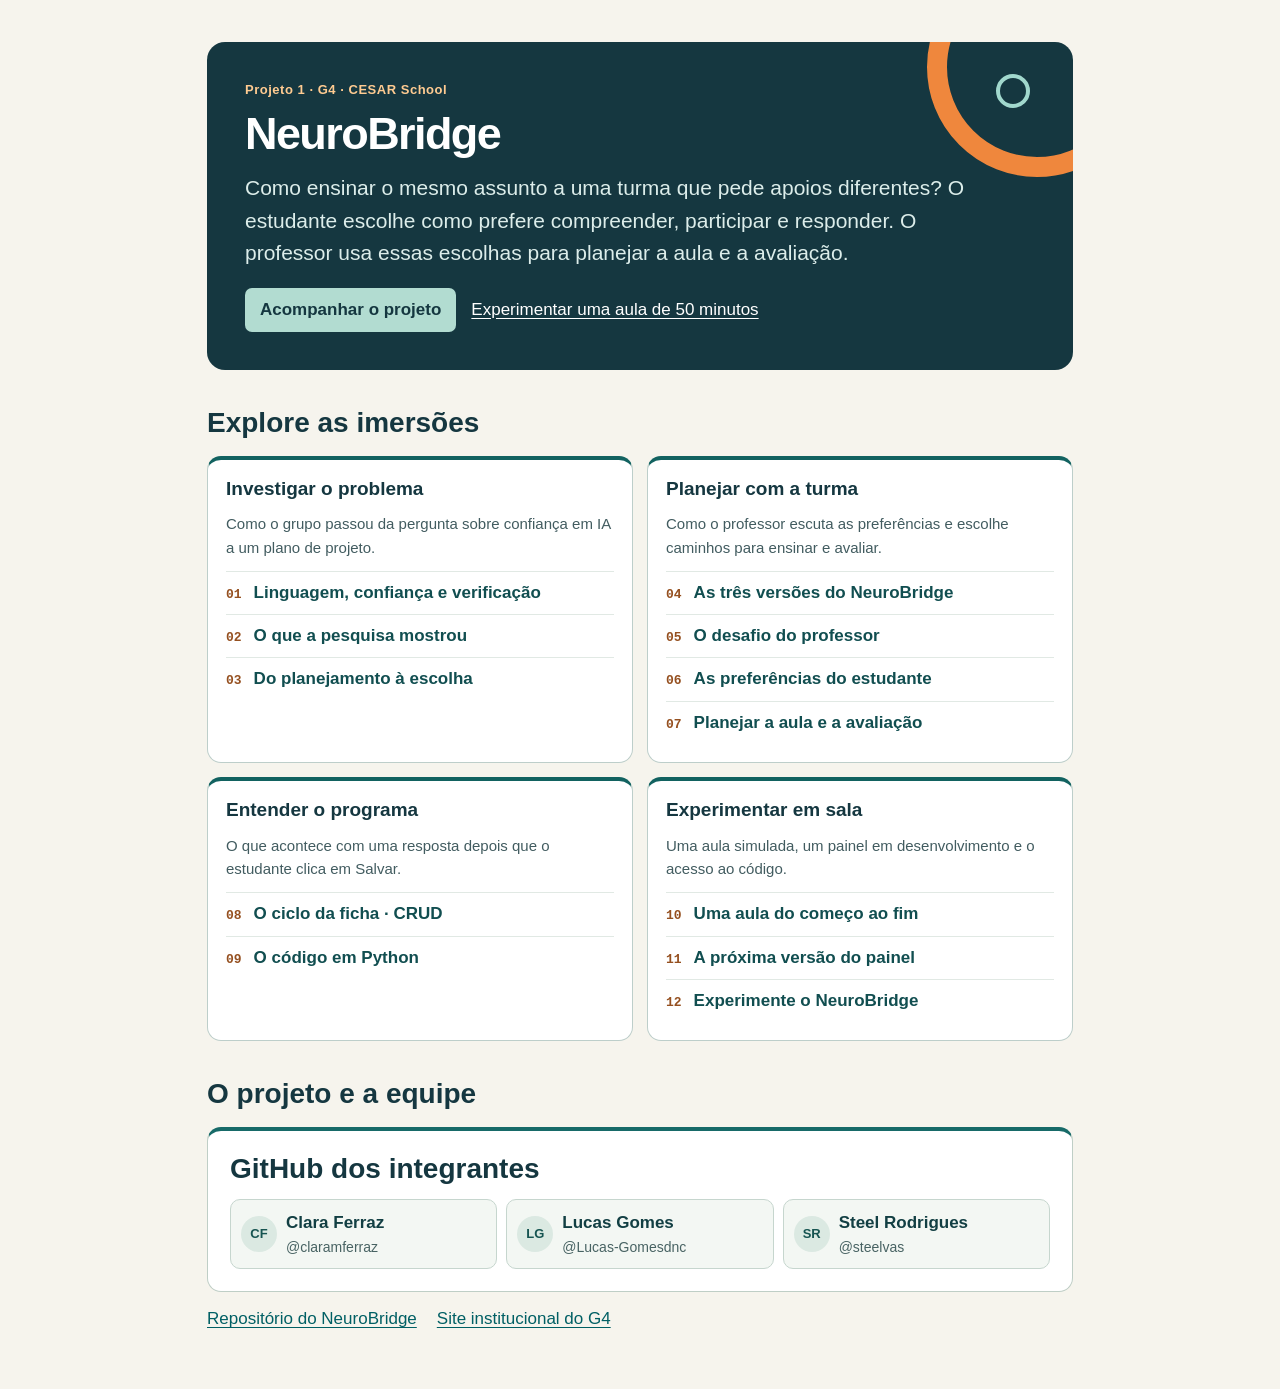
<file: index.html>
<!doctype html><html lang="pt-BR"><head><meta charset="utf-8"><meta name="viewport" content="width=device-width,initial-scale=1"><title>Imersões do G4 | NeuroBridge</title><link rel="stylesheet" href="estilo.css"><script>if(window.self!==window.top){document.documentElement.classList.add("embed");}</script></head><body><main><header class="hero"><p class="flag">Projeto 1 · G4 · CESAR School</p><h1>NeuroBridge</h1><p class="lead">Como ensinar o mesmo assunto a uma turma que pede apoios diferentes? O estudante escolhe como prefere compreender, participar e responder. O professor usa essas escolhas para planejar a aula e a avaliação.</p><div class="actions-home"><a class="cta" href="imersao-01.html">Acompanhar o projeto</a><a href="imersao-10.html">Experimentar uma aula de 50 minutos</a></div></header><h2>Explore as imersões</h2><div class="chapters"><section class="chapter"><h3>Investigar o problema</h3><p>Como o grupo passou da pergunta sobre confiança em IA a um plano de projeto.</p><ol><li><a href="imersao-01.html"><span class="num">01</span>Linguagem, confiança e verificação</a></li><li><a href="imersao-02.html"><span class="num">02</span>O que a pesquisa mostrou</a></li><li><a href="imersao-03.html"><span class="num">03</span>Do planejamento à escolha</a></li></ol></section><section class="chapter"><h3>Planejar com a turma</h3><p>Como o professor escuta as preferências e escolhe caminhos para ensinar e avaliar.</p><ol><li><a href="imersao-04.html"><span class="num">04</span>As três versões do NeuroBridge</a></li><li><a href="imersao-05.html"><span class="num">05</span>O desafio do professor</a></li><li><a href="imersao-06.html"><span class="num">06</span>As preferências do estudante</a></li><li><a href="imersao-07.html"><span class="num">07</span>Planejar a aula e a avaliação</a></li></ol></section><section class="chapter"><h3>Entender o programa</h3><p>O que acontece com uma resposta depois que o estudante clica em Salvar.</p><ol><li><a href="imersao-08.html"><span class="num">08</span>O ciclo da ficha · CRUD</a></li><li><a href="imersao-09.html"><span class="num">09</span>O código em Python</a></li></ol></section><section class="chapter"><h3>Experimentar em sala</h3><p>Uma aula simulada, um painel em desenvolvimento e o acesso ao código.</p><ol><li><a href="imersao-10.html"><span class="num">10</span>Uma aula do começo ao fim</a></li><li><a href="imersao-11.html"><span class="num">11</span>A próxima versão do painel</a></li><li><a href="imersao-12.html"><span class="num">12</span>Experimente o NeuroBridge</a></li></ol></section></div><h2>O projeto e a equipe</h2><section class="team-box" aria-labelledby="equipe-titulo"><h2 id="equipe-titulo">GitHub dos integrantes</h2><div class="people"><a class="person" href="https://github.com/claramferraz" target="_blank" rel="noopener noreferrer" aria-label="Perfil de Clara Ferraz no GitHub"><span class="initials" aria-hidden="true">CF</span><span><b>Clara Ferraz</b><span class="handle">@claramferraz</span></span></a><a class="person" href="https://github.com/Lucas-Gomesdnc" target="_blank" rel="noopener noreferrer" aria-label="Perfil de Lucas Gomes no GitHub"><span class="initials" aria-hidden="true">LG</span><span><b>Lucas Gomes</b><span class="handle">@Lucas-Gomesdnc</span></span></a><a class="person" href="https://github.com/steelvas" target="_blank" rel="noopener noreferrer" aria-label="Perfil de Steel Rodrigues no GitHub"><span class="initials" aria-hidden="true">SR</span><span><b>Steel Rodrigues</b><span class="handle">@steelvas</span></span></a></div></section><div class="links"><a href="https://github.com/claramferraz/NeuroBridge" target="_blank" rel="noopener noreferrer">Repositório do NeuroBridge</a><a href="https://sites.google.com/cesar.school/projeto1g4/home" target="_blank" rel="noopener noreferrer">Site institucional do G4</a></div></main></body></html>
</file>
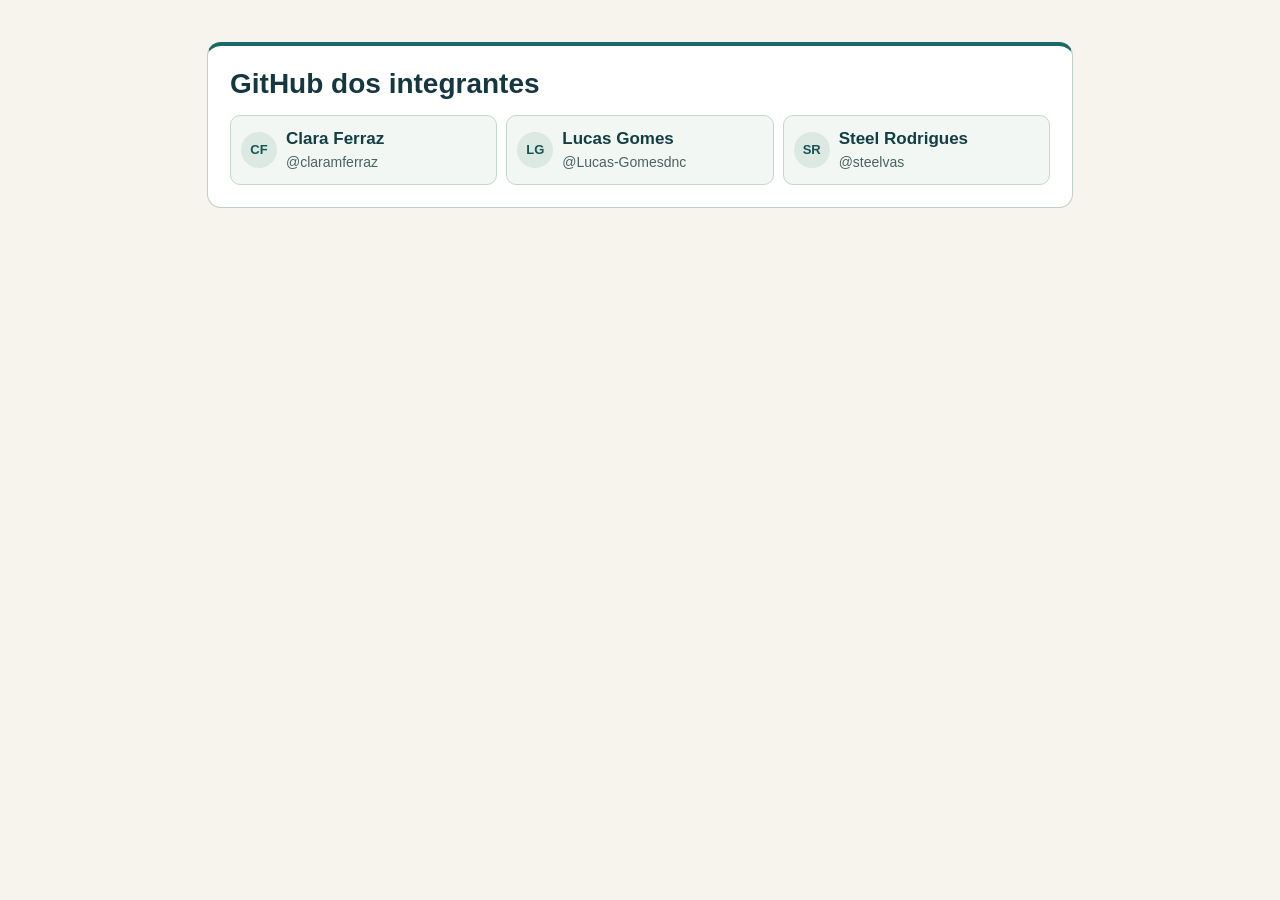
<file: equipe.html>
<!doctype html><html lang="pt-BR"><head><meta charset="utf-8"><meta name="viewport" content="width=device-width,initial-scale=1"><title>GitHub dos integrantes | NeuroBridge</title><link rel="stylesheet" href="estilo.css"><script>if(window.self!==window.top){document.documentElement.classList.add("embed");}</script></head><body><main><section class="team-box" aria-labelledby="equipe-titulo"><h2 id="equipe-titulo">GitHub dos integrantes</h2><div class="people"><a class="person" href="https://github.com/claramferraz" target="_blank" rel="noopener noreferrer" aria-label="Perfil de Clara Ferraz no GitHub"><span class="initials" aria-hidden="true">CF</span><span><b>Clara Ferraz</b><span class="handle">@claramferraz</span></span></a><a class="person" href="https://github.com/Lucas-Gomesdnc" target="_blank" rel="noopener noreferrer" aria-label="Perfil de Lucas Gomes no GitHub"><span class="initials" aria-hidden="true">LG</span><span><b>Lucas Gomes</b><span class="handle">@Lucas-Gomesdnc</span></span></a><a class="person" href="https://github.com/steelvas" target="_blank" rel="noopener noreferrer" aria-label="Perfil de Steel Rodrigues no GitHub"><span class="initials" aria-hidden="true">SR</span><span><b>Steel Rodrigues</b><span class="handle">@steelvas</span></span></a></div></section></main></body></html>
</file>
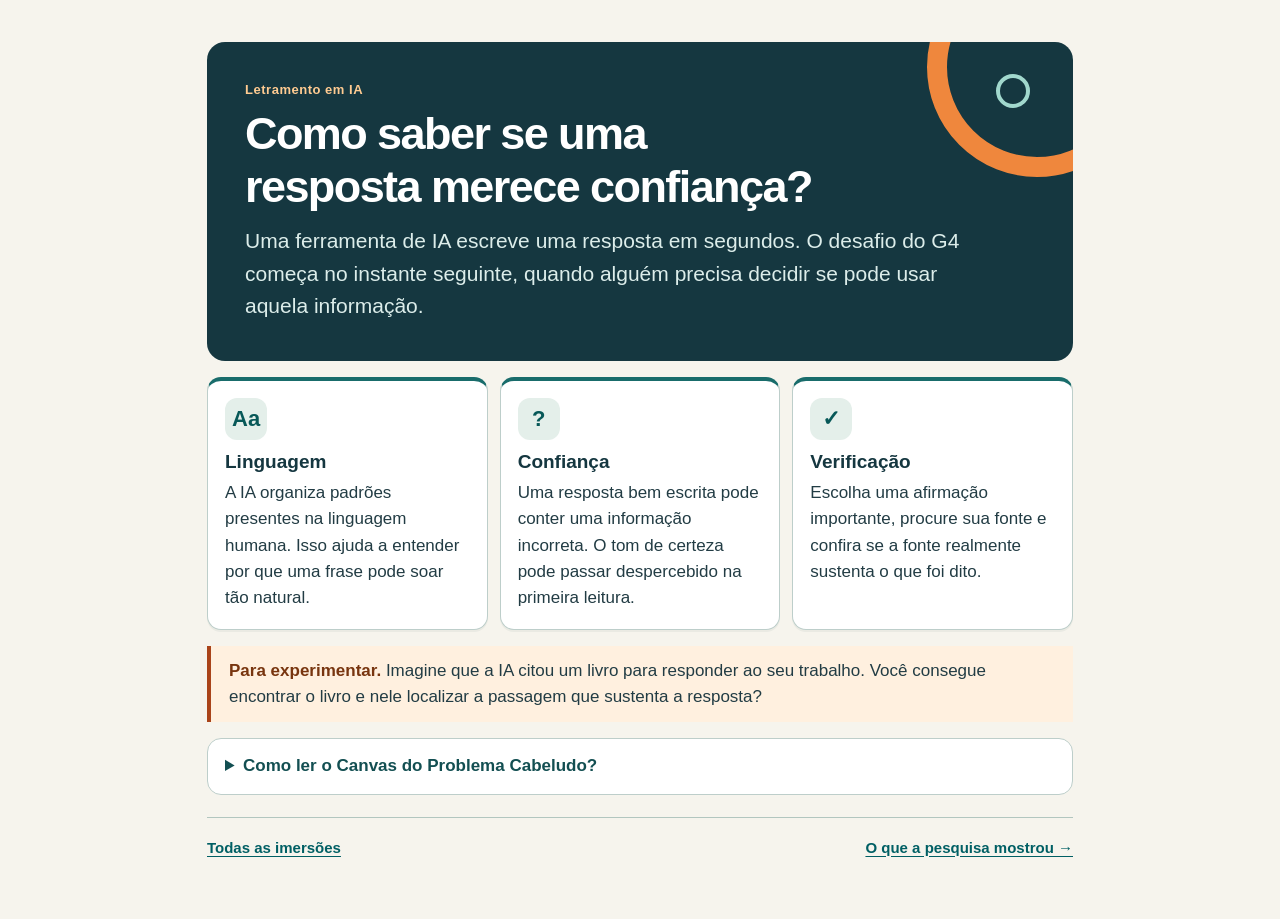
<file: imersao-01.html>
<!doctype html><html lang="pt-BR"><head><meta charset="utf-8"><meta name="viewport" content="width=device-width,initial-scale=1"><title>Linguagem, confiança e verificação | NeuroBridge</title><link rel="stylesheet" href="estilo.css"><script>if(window.self!==window.top){document.documentElement.classList.add("embed");}</script></head><body><main><header class="hero"><p class="flag">Letramento em IA</p><h1>Como saber se uma resposta merece confiança?</h1><p class="lead">Uma ferramenta de IA escreve uma resposta em segundos. O desafio do G4 começa no instante seguinte, quando alguém precisa decidir se pode usar aquela informação.</p></header><div class="row"><article class="tile"><span class="icon" aria-hidden="true">Aa</span><h3>Linguagem</h3><p>A IA organiza padrões presentes na linguagem humana. Isso ajuda a entender por que uma frase pode soar tão natural.</p></article><article class="tile"><span class="icon" aria-hidden="true">?</span><h3>Confiança</h3><p>Uma resposta bem escrita pode conter uma informação incorreta. O tom de certeza pode passar despercebido na primeira leitura.</p></article><article class="tile"><span class="icon" aria-hidden="true">✓</span><h3>Verificação</h3><p>Escolha uma afirmação importante, procure sua fonte e confira se a fonte realmente sustenta o que foi dito.</p></article></div><aside class="note"><b>Para experimentar.</b> Imagine que a IA citou um livro para responder ao seu trabalho. Você consegue encontrar o livro e nele localizar a passagem que sustenta a resposta?</aside><details><summary>Como ler o Canvas do Problema Cabeludo?</summary><p>O canvas é um quadro em que o grupo organiza o problema, os desafios, as soluções já improvisadas e as pessoas afetadas. Comece pela pergunta do G4 e acompanhe as colunas no material original. Essa leitura prepara a pesquisa apresentada na Imersão 2.</p></details><nav class="page-nav" aria-label="Continuar a leitura"><a href="index.html">Todas as imersões</a><a href="imersao-02.html" rel="next">O que a pesquisa mostrou →</a></nav><p class="full"><a href="imersao-01.html" target="_blank" rel="noopener noreferrer">Abrir esta imersão em tela cheia</a></p></main></body></html>
</file>
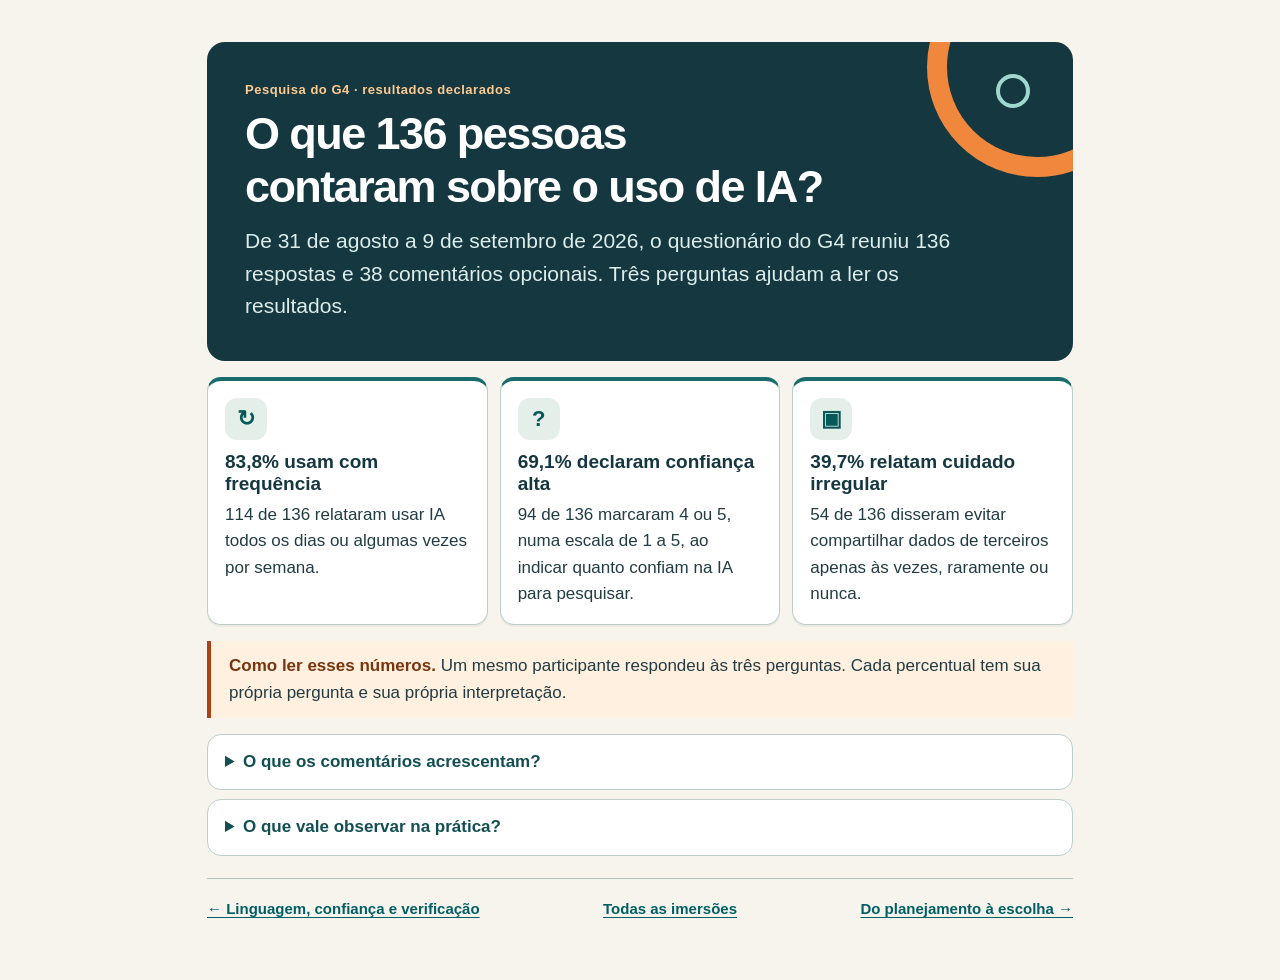
<file: imersao-02.html>
<!doctype html><html lang="pt-BR"><head><meta charset="utf-8"><meta name="viewport" content="width=device-width,initial-scale=1"><title>O que a pesquisa mostrou | NeuroBridge</title><link rel="stylesheet" href="estilo.css"><script>if(window.self!==window.top){document.documentElement.classList.add("embed");}</script></head><body><main><header class="hero"><p class="flag">Pesquisa do G4 · resultados declarados</p><h1>O que 136 pessoas contaram sobre o uso de IA?</h1><p class="lead">De 31 de agosto a 9 de setembro de 2026, o questionário do G4 reuniu 136 respostas e 38 comentários opcionais. Três perguntas ajudam a ler os resultados.</p></header><div class="row"><article class="tile"><span class="icon" aria-hidden="true">↻</span><h3>83,8% usam com frequência</h3><p>114 de 136 relataram usar IA todos os dias ou algumas vezes por semana.</p></article><article class="tile"><span class="icon" aria-hidden="true">?</span><h3>69,1% declaram confiança alta</h3><p>94 de 136 marcaram 4 ou 5, numa escala de 1 a 5, ao indicar quanto confiam na IA para pesquisar.</p></article><article class="tile"><span class="icon" aria-hidden="true">▣</span><h3>39,7% relatam cuidado irregular</h3><p>54 de 136 disseram evitar compartilhar dados de terceiros apenas às vezes, raramente ou nunca.</p></article></div><aside class="note"><b>Como ler esses números.</b> Um mesmo participante respondeu às três perguntas. Cada percentual tem sua própria pergunta e sua própria interpretação.</aside><details><summary>O que os comentários acrescentam?</summary><p>Alguns relatos falam de agilidade no trabalho. Outros contam que foi preciso conferir uma fonte indicada pela IA. Os 38 comentários são opcionais e ajudam a formular perguntas para uma próxima investigação.</p></details><details><summary>O que vale observar na prática?</summary><p>Antes de enviar um pedido, identificar os dados realmente necessários. Antes de usar uma resposta, verificar a fonte. Para saber como as pessoas realizam essas ações, seria preciso observá-las numa tarefa concreta.</p></details><nav class="page-nav" aria-label="Continuar a leitura"><a href="imersao-01.html" rel="prev">← Linguagem, confiança e verificação</a><a href="index.html">Todas as imersões</a><a href="imersao-03.html" rel="next">Do planejamento à escolha →</a></nav><p class="full"><a href="imersao-02.html" target="_blank" rel="noopener noreferrer">Abrir esta imersão em tela cheia</a></p></main></body></html>
</file>
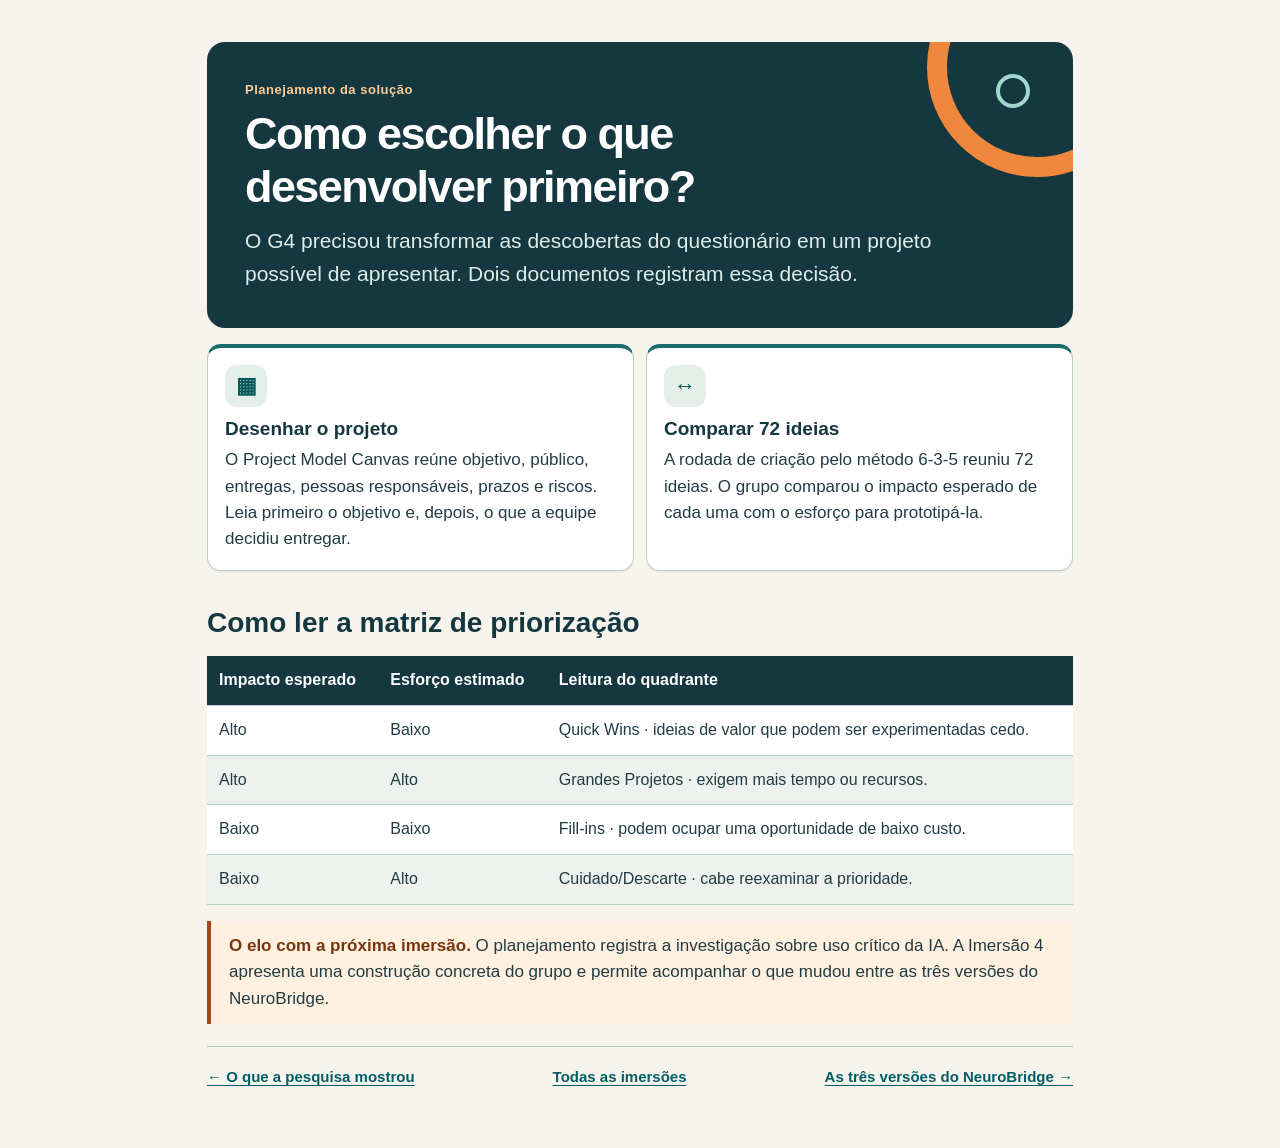
<file: imersao-03.html>
<!doctype html><html lang="pt-BR"><head><meta charset="utf-8"><meta name="viewport" content="width=device-width,initial-scale=1"><title>Do planejamento à escolha | NeuroBridge</title><link rel="stylesheet" href="estilo.css"><script>if(window.self!==window.top){document.documentElement.classList.add("embed");}</script></head><body><main><header class="hero"><p class="flag">Planejamento da solução</p><h1>Como escolher o que desenvolver primeiro?</h1><p class="lead">O G4 precisou transformar as descobertas do questionário em um projeto possível de apresentar. Dois documentos registram essa decisão.</p></header><div class="row"><article class="tile"><span class="icon" aria-hidden="true">▦</span><h3>Desenhar o projeto</h3><p>O Project Model Canvas reúne objetivo, público, entregas, pessoas responsáveis, prazos e riscos. Leia primeiro o objetivo e, depois, o que a equipe decidiu entregar.</p></article><article class="tile"><span class="icon" aria-hidden="true">↔</span><h3>Comparar 72 ideias</h3><p>A rodada de criação pelo método 6-3-5 reuniu 72 ideias. O grupo comparou o impacto esperado de cada uma com o esforço para prototipá-la.</p></article></div><h2>Como ler a matriz de priorização</h2><table><thead><tr><th scope="col">Impacto esperado</th><th scope="col">Esforço estimado</th><th scope="col">Leitura do quadrante</th></tr></thead><tbody><tr><td data-name="Impacto esperado">Alto</td><td data-name="Esforço estimado">Baixo</td><td data-name="Leitura do quadrante">Quick Wins · ideias de valor que podem ser experimentadas cedo.</td></tr><tr><td data-name="Impacto esperado">Alto</td><td data-name="Esforço estimado">Alto</td><td data-name="Leitura do quadrante">Grandes Projetos · exigem mais tempo ou recursos.</td></tr><tr><td data-name="Impacto esperado">Baixo</td><td data-name="Esforço estimado">Baixo</td><td data-name="Leitura do quadrante">Fill-ins · podem ocupar uma oportunidade de baixo custo.</td></tr><tr><td data-name="Impacto esperado">Baixo</td><td data-name="Esforço estimado">Alto</td><td data-name="Leitura do quadrante">Cuidado/Descarte · cabe reexaminar a prioridade.</td></tr></tbody></table><aside class="note"><b>O elo com a próxima imersão.</b> O planejamento registra a investigação sobre uso crítico da IA. A Imersão 4 apresenta uma construção concreta do grupo e permite acompanhar o que mudou entre as três versões do NeuroBridge.</aside><nav class="page-nav" aria-label="Continuar a leitura"><a href="imersao-02.html" rel="prev">← O que a pesquisa mostrou</a><a href="index.html">Todas as imersões</a><a href="imersao-04.html" rel="next">As três versões do NeuroBridge →</a></nav><p class="full"><a href="imersao-03.html" target="_blank" rel="noopener noreferrer">Abrir esta imersão em tela cheia</a></p></main></body></html>
</file>
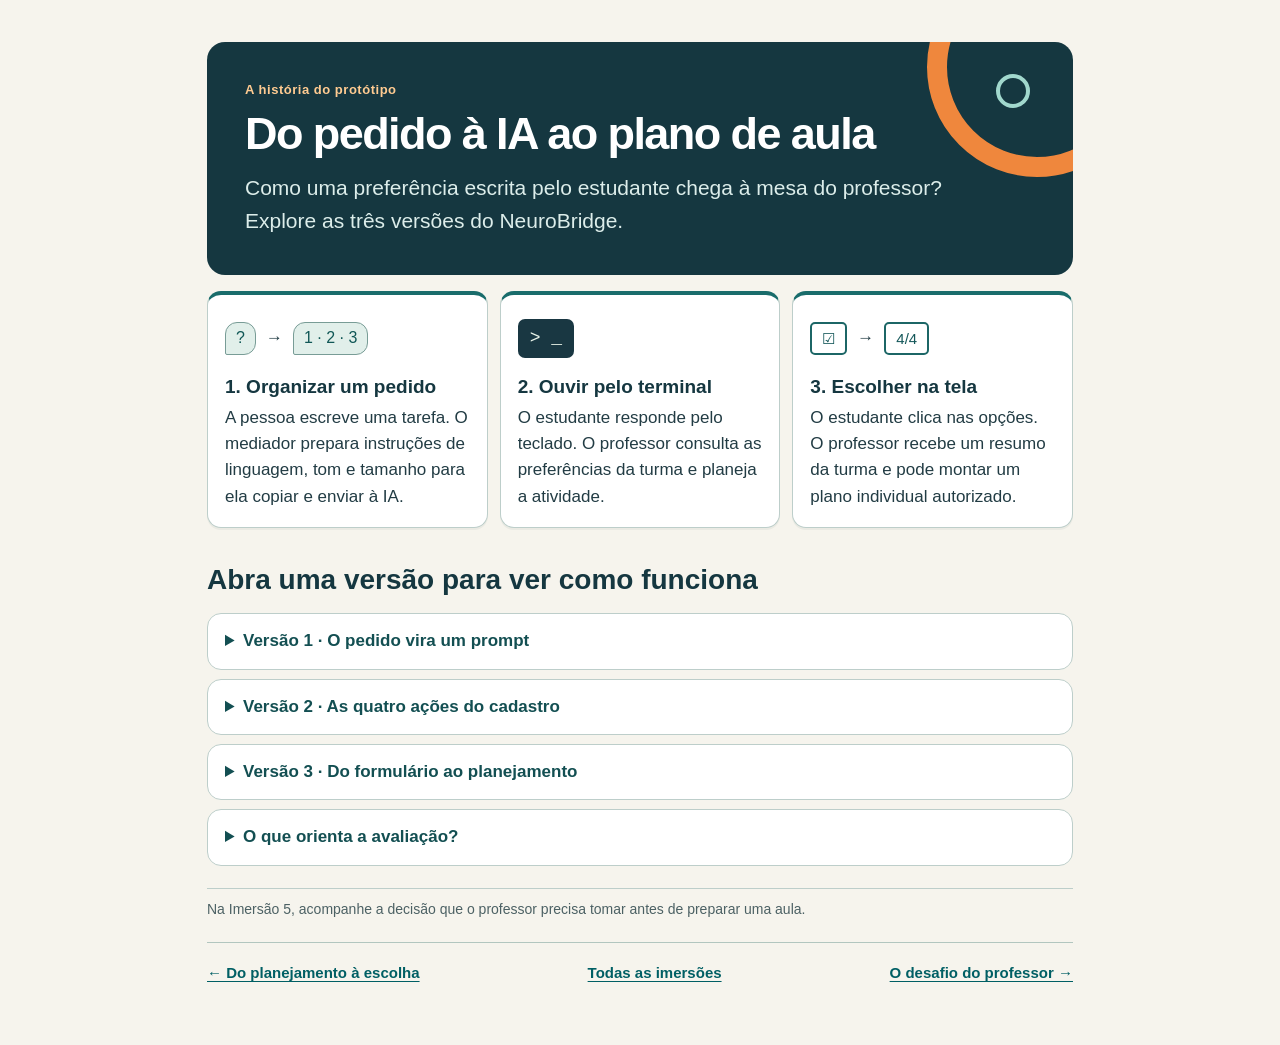
<file: imersao-04.html>
<!doctype html><html lang="pt-BR"><head><meta charset="utf-8"><meta name="viewport" content="width=device-width,initial-scale=1"><title>Três versões do NeuroBridge | NeuroBridge</title><link rel="stylesheet" href="estilo.css"><script>if(window.self!==window.top){document.documentElement.classList.add("embed");}</script></head><body><main><header class="hero"><p class="flag">A história do protótipo</p><h1>Do pedido à IA ao plano de aula</h1><p class="lead">Como uma preferência escrita pelo estudante chega à mesa do professor? Explore as três versões do NeuroBridge.</p></header><div class="row"><article class="tile"><div class="art" aria-hidden="true"><span class="bubble">?</span><span>→</span><span class="bubble">1 · 2 · 3</span></div><h3>1. Organizar um pedido</h3><p>A pessoa escreve uma tarefa. O mediador prepara instruções de linguagem, tom e tamanho para ela copiar e enviar à IA.</p></article><article class="tile"><div class="art" aria-hidden="true"><span class="terminal">&gt; _</span></div><h3>2. Ouvir pelo terminal</h3><p>O estudante responde pelo teclado. O professor consulta as preferências da turma e planeja a atividade.</p></article><article class="tile"><div class="art" aria-hidden="true"><span class="screen">☑</span><span>→</span><span class="screen">4/4</span></div><h3>3. Escolher na tela</h3><p>O estudante clica nas opções. O professor recebe um resumo da turma e pode montar um plano individual autorizado.</p></article></div><h2>Abra uma versão para ver como funciona</h2><details><summary>Versão 1 · O pedido vira um prompt</summary><p><b>Prompt</b> é o pedido preparado para enviar a uma IA. “Explique frações” pode vir acompanhado de “use três passos curtos e dê um exemplo”.</p><p>O primeiro protótipo reunia regras de TDAH, autismo, dislexia e perfil geral. Permitia combinar perfis, tom, limite de palavras e instruções extras. Mantinha histórico e permitia salvar o último pedido em texto. Python organizava as preferências com dataclasses e Enum, e Streamlit mostrava os controles.</p><div class="links"><a href="https://github.com/claramferraz/NeuroBridge/blob/main/README%20%281%29.md" target="_blank" rel="noopener noreferrer">Ler a primeira versão</a></div></details><details><summary>Versão 2 · As quatro ações do cadastro</summary><p>Imagine uma ficha. Você pode <b>criar</b> a ficha, <b>consultar</b> as respostas, <b>atualizar</b> uma escolha e <b>excluir</b> o registro com confirmação. Essas quatro operações formam o CRUD.</p><p>O menu do terminal também oferece ficha individual autorizada e relatório da turma. Os dados ficam na memória enquanto o programa está aberto. O registro do projeto documenta 21 verificações com dados fictícios.</p><pre><code>python neurobridge_basico/main.py</code></pre><div class="links"><a href="https://github.com/claramferraz/NeuroBridge/tree/main/neurobridge_basico" target="_blank" rel="noopener noreferrer">Conhecer o formulário no terminal</a></div></details><details><summary>Versão 3 · Do formulário ao planejamento</summary><p>Qualquer estudante pode responder sem laudo. O formulário separa como compreender, como participar e como demonstrar o aprendizado. O professor define o tema, o objetivo e os critérios comuns. O programa organiza percentuais, minutos e apoios para sua revisão.</p><table><thead><tr><th scope="col">Escolha de compartilhamento</th><th scope="col">Uso no painel</th></tr></thead><tbody><tr><td data-name="Escolha de compartilhamento">Não incluir</td><td data-name="Uso no painel">Fora dos relatórios.</td></tr><tr><td data-name="Escolha de compartilhamento">Somente resumo</td><td data-name="Uso no painel">Entra nos totais da turma.</td></tr><tr><td data-name="Escolha de compartilhamento">Resumo e plano individual</td><td data-name="Uso no painel">Entra nos totais e permite consultar o plano.</td></tr></tbody></table><p>As áreas de navegação da demonstração estão na mesma sessão. Entre navegadores o envio é manual por TXT. A documentação registra 24 verificações de software. A validação com estudantes e professores continua como próxima etapa.</p><div class="links"><a href="https://github.com/claramferraz/NeuroBridge/tree/main/neurobridge.developed" target="_blank" rel="noopener noreferrer">Código da versão clicável</a><a href="https://github.com/claramferraz/NeuroBridge/blob/main/neurobridge.developed/README%283%29.md" target="_blank" rel="noopener noreferrer">Como executar</a></div></details><details><summary>O que orienta a avaliação?</summary><p>O Desenho Universal para a Aprendizagem (DUA) orienta a oferecer diferentes meios de acessar e expressar conhecimento. Se a meta é explicar um conceito, pode caber uma resposta falada. Se a habilidade avaliada é escrever um texto, o professor precisa obter evidência de escrita.</p><div class="links"><a href="https://udlguidelines.cast.org/action-expression/" target="_blank" rel="noopener noreferrer">CAST · Ação e Expressão</a><a href="https://udloncampus.cast.org/page/assessment_udl" target="_blank" rel="noopener noreferrer">CAST · Avaliação</a><a href="https://www.cast.org/resources/tips-articles/udl-tips-assessment/" target="_blank" rel="noopener noreferrer">CAST · Orientações para avaliar</a></div></details><p class="guide">Na Imersão 5, acompanhe a decisão que o professor precisa tomar antes de preparar uma aula.</p><nav class="page-nav" aria-label="Continuar a leitura"><a href="imersao-03.html" rel="prev">← Do planejamento à escolha</a><a href="index.html">Todas as imersões</a><a href="imersao-05.html" rel="next">O desafio do professor →</a></nav><p class="full"><a href="imersao-04.html" target="_blank" rel="noopener noreferrer">Abrir esta imersão em tela cheia</a></p></main></body></html>
</file>
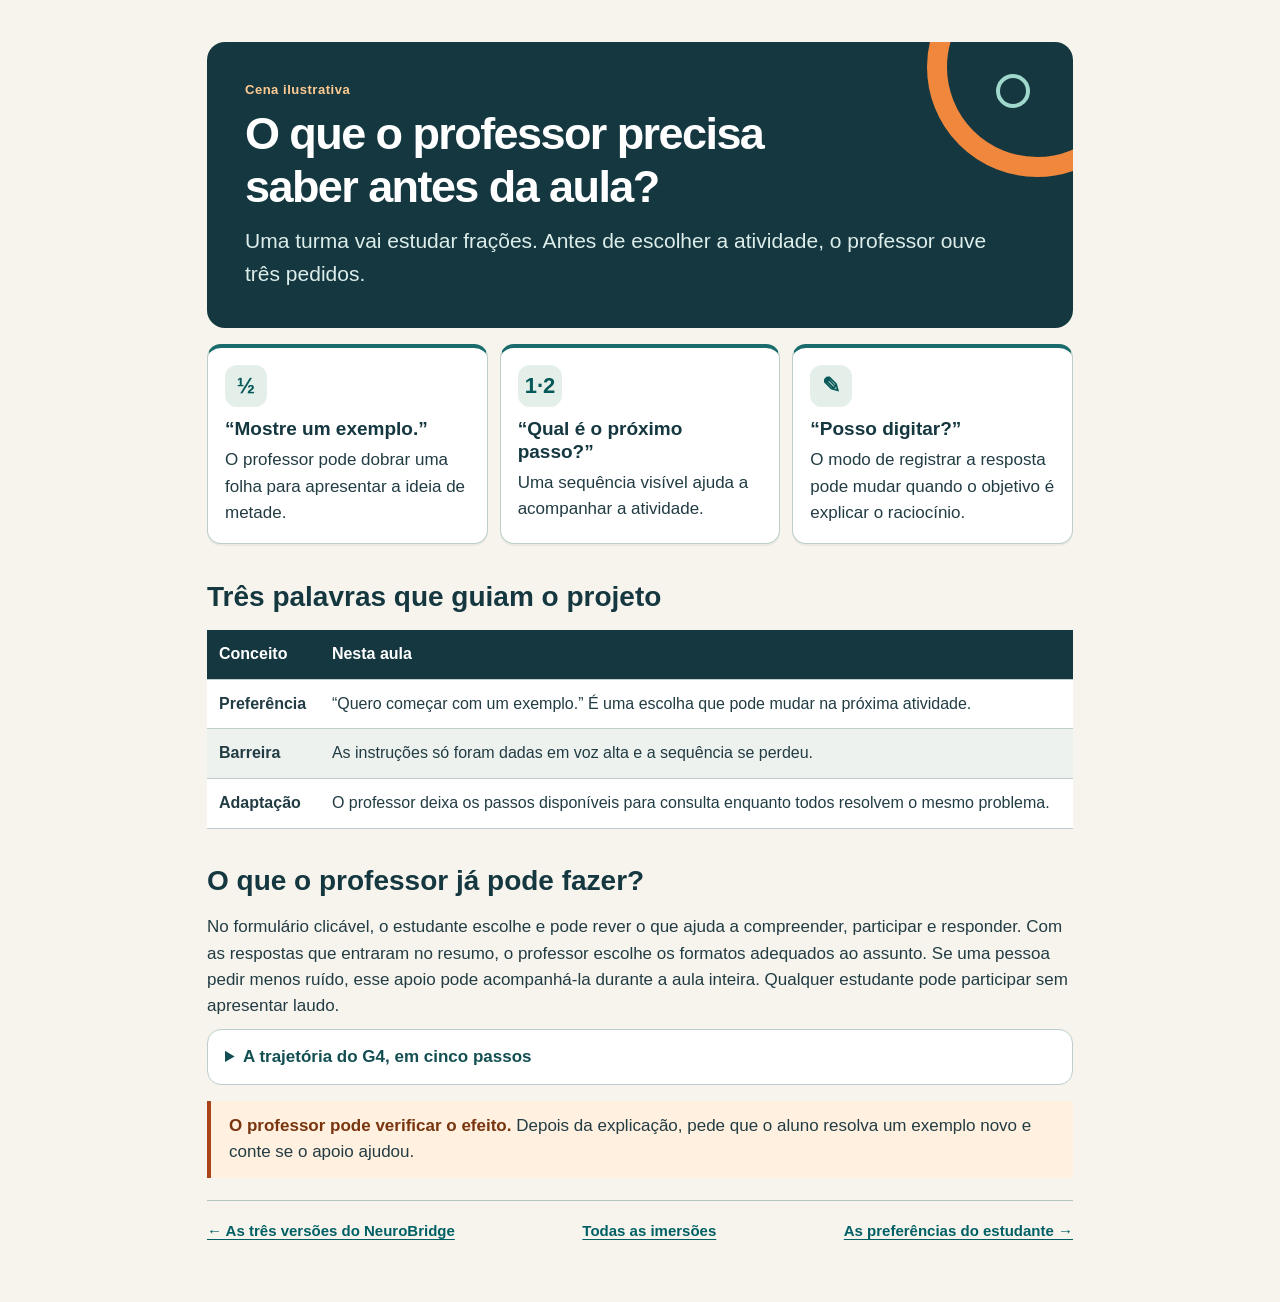
<file: imersao-05.html>
<!doctype html><html lang="pt-BR"><head><meta charset="utf-8"><meta name="viewport" content="width=device-width,initial-scale=1"><title>O desafio do professor | NeuroBridge</title><link rel="stylesheet" href="estilo.css"><script>if(window.self!==window.top){document.documentElement.classList.add("embed");}</script></head><body><main><header class="hero"><p class="flag">Cena ilustrativa</p><h1>O que o professor precisa saber antes da aula?</h1><p class="lead">Uma turma vai estudar frações. Antes de escolher a atividade, o professor ouve três pedidos.</p></header><div class="row"><article class="tile"><span class="icon" aria-hidden="true">½</span><h3>“Mostre um exemplo.”</h3><p>O professor pode dobrar uma folha para apresentar a ideia de metade.</p></article><article class="tile"><span class="icon" aria-hidden="true">1·2</span><h3>“Qual é o próximo passo?”</h3><p>Uma sequência visível ajuda a acompanhar a atividade.</p></article><article class="tile"><span class="icon" aria-hidden="true">✎</span><h3>“Posso digitar?”</h3><p>O modo de registrar a resposta pode mudar quando o objetivo é explicar o raciocínio.</p></article></div><h2>Três palavras que guiam o projeto</h2><table><thead><tr><th scope="col">Conceito</th><th scope="col">Nesta aula</th></tr></thead><tbody><tr><td data-name="Conceito"><b>Preferência</b></td><td data-name="Nesta aula">“Quero começar com um exemplo.” É uma escolha que pode mudar na próxima atividade.</td></tr><tr><td data-name="Conceito"><b>Barreira</b></td><td data-name="Nesta aula">As instruções só foram dadas em voz alta e a sequência se perdeu.</td></tr><tr><td data-name="Conceito"><b>Adaptação</b></td><td data-name="Nesta aula">O professor deixa os passos disponíveis para consulta enquanto todos resolvem o mesmo problema.</td></tr></tbody></table><h2>O que o professor já pode fazer?</h2><p>No formulário clicável, o estudante escolhe e pode rever o que ajuda a compreender, participar e responder. Com as respostas que entraram no resumo, o professor escolhe os formatos adequados ao assunto. Se uma pessoa pedir menos ruído, esse apoio pode acompanhá-la durante a aula inteira. Qualquer estudante pode participar sem apresentar laudo.</p><details><summary>A trajetória do G4, em cinco passos</summary><ol><li><b>Investigar.</b> O questionário das primeiras imersões ouviu relatos sobre o uso de IA.</li><li><b>Organizar um pedido.</b> O mediador de prompts combinou uma tarefa com instruções de acessibilidade.</li><li><b>Registrar preferências.</b> O formulário no terminal introduziu o cadastro e a consulta por turma.</li><li><b>Planejar a aula.</b> A versão clicável acrescentou percentuais, tempos sugeridos e planos individuais autorizados.</li><li><b>Observar o uso.</b> A próxima etapa é testar a compreensão do formulário e a utilidade das propostas com estudantes e professores.</li></ol></details><aside class="note"><b>O professor pode verificar o efeito.</b> Depois da explicação, pede que o aluno resolva um exemplo novo e conte se o apoio ajudou.</aside><nav class="page-nav" aria-label="Continuar a leitura"><a href="imersao-04.html" rel="prev">← As três versões do NeuroBridge</a><a href="index.html">Todas as imersões</a><a href="imersao-06.html" rel="next">As preferências do estudante →</a></nav><p class="full"><a href="imersao-05.html" target="_blank" rel="noopener noreferrer">Abrir esta imersão em tela cheia</a></p></main></body></html>
</file>
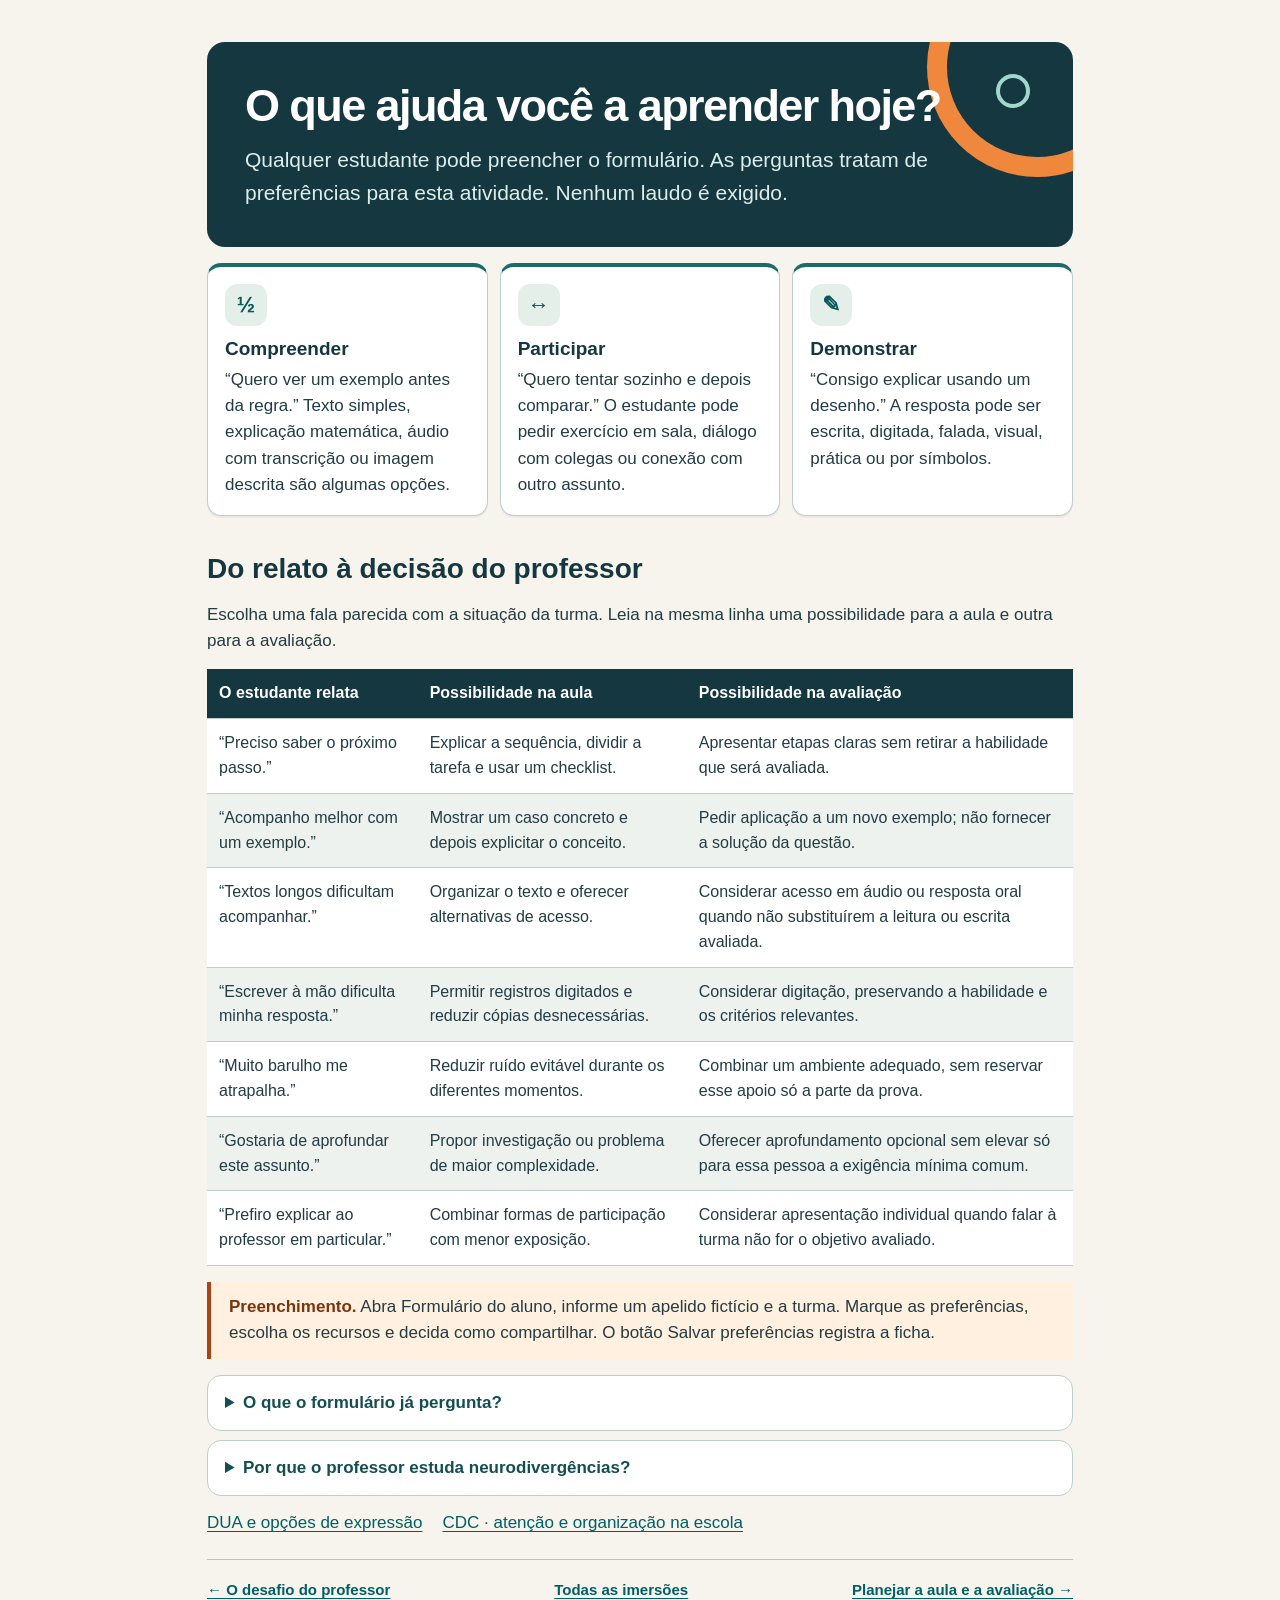
<file: imersao-06.html>
<!doctype html><html lang="pt-BR"><head><meta charset="utf-8"><meta name="viewport" content="width=device-width,initial-scale=1"><title>As preferências do estudante | NeuroBridge</title><link rel="stylesheet" href="estilo.css"><script>if(window.self!==window.top){document.documentElement.classList.add("embed");}</script></head><body><main><header class="hero"><h1>O que ajuda você a aprender hoje?</h1><p class="lead">Qualquer estudante pode preencher o formulário. As perguntas tratam de preferências para esta atividade. Nenhum laudo é exigido.</p></header><div class="row"><article class="tile"><span class="icon" aria-hidden="true">½</span><h3>Compreender</h3><p>“Quero ver um exemplo antes da regra.” Texto simples, explicação matemática, áudio com transcrição ou imagem descrita são algumas opções.</p></article><article class="tile"><span class="icon" aria-hidden="true">↔</span><h3>Participar</h3><p>“Quero tentar sozinho e depois comparar.” O estudante pode pedir exercício em sala, diálogo com colegas ou conexão com outro assunto.</p></article><article class="tile"><span class="icon" aria-hidden="true">✎</span><h3>Demonstrar</h3><p>“Consigo explicar usando um desenho.” A resposta pode ser escrita, digitada, falada, visual, prática ou por símbolos.</p></article></div><h2>Do relato à decisão do professor</h2><p>Escolha uma fala parecida com a situação da turma. Leia na mesma linha uma possibilidade para a aula e outra para a avaliação.</p><table><thead><tr><th scope="col">O estudante relata</th><th scope="col">Possibilidade na aula</th><th scope="col">Possibilidade na avaliação</th></tr></thead><tbody><tr><td data-name="O estudante relata">“Preciso saber o próximo passo.”</td><td data-name="Possibilidade na aula">Explicar a sequência, dividir a tarefa e usar um checklist.</td><td data-name="Possibilidade na avaliação">Apresentar etapas claras sem retirar a habilidade que será avaliada.</td></tr><tr><td data-name="O estudante relata">“Acompanho melhor com um exemplo.”</td><td data-name="Possibilidade na aula">Mostrar um caso concreto e depois explicitar o conceito.</td><td data-name="Possibilidade na avaliação">Pedir aplicação a um novo exemplo; não fornecer a solução da questão.</td></tr><tr><td data-name="O estudante relata">“Textos longos dificultam acompanhar.”</td><td data-name="Possibilidade na aula">Organizar o texto e oferecer alternativas de acesso.</td><td data-name="Possibilidade na avaliação">Considerar acesso em áudio ou resposta oral quando não substituírem a leitura ou escrita avaliada.</td></tr><tr><td data-name="O estudante relata">“Escrever à mão dificulta minha resposta.”</td><td data-name="Possibilidade na aula">Permitir registros digitados e reduzir cópias desnecessárias.</td><td data-name="Possibilidade na avaliação">Considerar digitação, preservando a habilidade e os critérios relevantes.</td></tr><tr><td data-name="O estudante relata">“Muito barulho me atrapalha.”</td><td data-name="Possibilidade na aula">Reduzir ruído evitável durante os diferentes momentos.</td><td data-name="Possibilidade na avaliação">Combinar um ambiente adequado, sem reservar esse apoio só a parte da prova.</td></tr><tr><td data-name="O estudante relata">“Gostaria de aprofundar este assunto.”</td><td data-name="Possibilidade na aula">Propor investigação ou problema de maior complexidade.</td><td data-name="Possibilidade na avaliação">Oferecer aprofundamento opcional sem elevar só para essa pessoa a exigência mínima comum.</td></tr><tr><td data-name="O estudante relata">“Prefiro explicar ao professor em particular.”</td><td data-name="Possibilidade na aula">Combinar formas de participação com menor exposição.</td><td data-name="Possibilidade na avaliação">Considerar apresentação individual quando falar à turma não for o objetivo avaliado.</td></tr></tbody></table><aside class="note"><b>Preenchimento.</b> Abra Formulário do aluno, informe um apelido fictício e a turma. Marque as preferências, escolha os recursos e decida como compartilhar. O botão Salvar preferências registra a ficha.</aside><details><summary>O que o formulário já pergunta?</summary><ol><li>Qual formato principal você gostaria de experimentar nesta aula?</li><li>Como prefere interagir?</li><li>Que ajuste de estímulos ajuda você?</li><li>Como prefere receber as orientações?</li><li>Como prefere acessar o conteúdo?</li><li>Como prefere mostrar o que aprendeu?</li><li>Para quem prefere apresentar o trabalho?</li><li>Que tipo de desafio deseja experimentar?</li><li>O que ajuda na organização do tempo?</li><li>Como foi a experiência com essas preferências?</li></ol><p>O estudante pode ainda indicar vários recursos de apoio e escolher como suas respostas entram nos relatórios.</p></details><details><summary>Por que o professor estuda neurodivergências?</summary><p>Os termos abaixo ajudam a consultar referências sobre barreiras possíveis. Uma mesma escolha pode ajudar pessoas com trajetórias diferentes. O formulário usa a preferência declarada para propor apoios. Todos podem experimentá-los.</p><details><summary>TDAH</summary><p>Pode haver dificuldade para sustentar a atenção, organizar etapas ou acompanhar transições. Isso varia entre pessoas e situações.</p><p class="teach"><strong>Possibilidade na aula</strong>Tarefas claras, checklist, pausas combinadas e aviso de mudança.</p><p class="teach"><strong>Possibilidade na avaliação</strong>Organizar a prova em etapas e conversar sobre ambiente e tempo, mantendo as evidências exigidas.</p><p class="ref"><a href="https://www.cdc.gov/adhd/treatment/classroom.html" target="_blank" rel="noopener noreferrer">Consultar a referência</a></p></details><details><summary>Autismo</summary><p>Algumas pessoas encontram barreiras em instruções ambíguas, mudanças inesperadas ou estímulos sensoriais. Não há um padrão único.</p><p class="teach"><strong>Possibilidade na aula</strong>Linguagem clara, sequência previsível e ajuste de estímulos conforme a necessidade.</p><p class="teach"><strong>Possibilidade na avaliação</strong>Explicitar critérios e combinar contexto e meio de apresentação, respeitando a comunicação usada pela pessoa.</p><p class="ref"><a href="https://www.autism.org.uk/advice-and-guidance/education/getting-help-at-school/what-can-my-autistic-child-get-support-with-at-school" target="_blank" rel="noopener noreferrer">Consultar a referência</a></p></details><details><summary>Dislexia</summary><p>Dificuldades de leitura podem tornar o acesso ao enunciado mais trabalhoso, sem revelar por si o domínio do assunto.</p><p class="teach"><strong>Possibilidade na aula</strong>Texto legível e alternativas de acesso; o ensino específico de leitura continua necessário quando indicado.</p><p class="teach"><strong>Possibilidade na avaliação</strong>Considerar enunciado em áudio ou resposta oral quando a habilidade avaliada permitir.</p><p class="ref"><a href="https://www.nichd.nih.gov/health/topics/learning/conditioninfo/treatment" target="_blank" rel="noopener noreferrer">Consultar a referência</a></p></details><details><summary>Discalculia</summary><p>Pode haver dificuldades com conceitos numéricos e operações. O professor precisa distinguir compreender a ideia de executar o cálculo.</p><p class="teach"><strong>Possibilidade na aula</strong>Relacionar quantidade, representação visual e passos da resolução.</p><p class="teach"><strong>Possibilidade na avaliação</strong>Analisar material de apoio ou calculadora conforme o objetivo; calcular sem ferramentas exige revisão específica.</p><p class="ref"><a href="https://www.nichd.nih.gov/health/topics/learning/conditioninfo/treatment" target="_blank" rel="noopener noreferrer">Consultar a referência</a></p></details><details><summary>Disgrafia</summary><p>Produzir o registro escrito pode criar uma barreira. O meio de resposta precisa ser analisado junto da tarefa.</p><p class="teach"><strong>Possibilidade na aula</strong>Reduzir cópias desnecessárias e considerar digitação ou ditado.</p><p class="teach"><strong>Possibilidade na avaliação</strong>Oferecer outro registro quando escrever à mão não for a habilidade avaliada.</p><p class="ref"><a href="https://www.nichd.nih.gov/health/topics/learning/conditioninfo/treatment" target="_blank" rel="noopener noreferrer">Consultar a referência</a></p></details><details><summary>Disortografia</summary><p>Nesta proposta, esta entrada trata das barreiras ligadas à precisão ortográfica. A distinção pedagógica é entre avaliar ideias e avaliar a grafia.</p><p class="teach"><strong>Possibilidade na aula</strong>Apoiar revisão e composição; ensinar explicitamente o conteúdo ortográfico necessário.</p><p class="teach"><strong>Possibilidade na avaliação</strong>Analisar corretor ou dicionário quando a precisão ortográfica não for o foco.</p><p class="ref"><a href="https://udloncampus.cast.org/page/assessment_udl" target="_blank" rel="noopener noreferrer">Consultar a referência</a></p></details><details><summary>TDL — transtorno do desenvolvimento da linguagem</summary><p>Compreender instruções ou formular uma explicação pode exigir apoio. Uma dificuldade para seguir a fala não deve ser interpretada automaticamente como desinteresse.</p><p class="teach"><strong>Possibilidade na aula</strong>Explicar vocabulário, organizar instruções e conferir a compreensão.</p><p class="teach"><strong>Possibilidade na avaliação</strong>Combinar modelos, organizadores e outras formas de expressão, preservando a evidência relevante.</p><p class="ref"><a href="https://www.nidcd.nih.gov/health/developmental-language-disorder" target="_blank" rel="noopener noreferrer">Consultar a referência</a></p></details><details><summary>TDC / dispraxia</summary><p>Dificuldades de coordenação podem afetar escrita, organização de materiais e execução de movimentos.</p><p class="teach"><strong>Possibilidade na aula</strong>Ajustar materiais e modo de registro; oferecer demonstração e apoio à execução.</p><p class="teach"><strong>Possibilidade na avaliação</strong>Analisar digitação ou resposta alternativa quando a exigência motora não fizer parte do objetivo.</p><p class="ref"><a href="https://canchild.ca/wp-content/uploads/2025/03/dcd_succeeding_school_english-ACCESS.pdf" target="_blank" rel="noopener noreferrer">Consultar a referência</a></p></details><details><summary>TOD — transtorno desafiador opositor</summary><p>É uma condição clínica relacionada a padrões persistentes de comportamento. Discordar, pedir escolhas ou preferir autonomia não permite identificá-la.</p><p class="teach"><strong>Possibilidade na aula</strong>Como decisão de projeto, oferecer escolhas guiadas e explicitar combinados, sem classificar o estudante.</p><p class="teach"><strong>Possibilidade na avaliação</strong>Combinar o caminho de entrega mantendo a mesma meta. Isso não substitui um plano especializado quando necessário.</p><p class="ref"><a href="https://www.aacap.org/AACAP/Families_and_Youth/Facts_for_Families/FFF-Guide/Children-With-Oppositional-Defiant-Disorder-072.aspx" target="_blank" rel="noopener noreferrer">Consultar a referência</a></p></details><details><summary>Altas habilidades / superdotação</summary><p>Um estudante pode já dominar parte do conteúdo e precisar de oportunidades de maior complexidade. A escolha no formulário não identifica altas habilidades.</p><p class="teach"><strong>Possibilidade na aula</strong>Verificar o domínio demonstrado e considerar enriquecimento, em vez de apenas repetir exercícios.</p><p class="teach"><strong>Possibilidade na avaliação</strong>Permitir investigação ou aprofundamento opcional com critérios explicitados.</p><p class="ref"><a href="https://www.nagc.org/curriculum-compacting" target="_blank" rel="noopener noreferrer">Consultar a referência</a></p></details><p>Ampliação e contraste respondem a necessidades de acesso visual. Hiperfoco pode dificultar uma transição. Preferir áudio, imagens ou movimento é uma escolha que pode variar conforme a tarefa.</p></details><div class="links"><a href="https://udlguidelines.cast.org/action-expression/" target="_blank" rel="noopener noreferrer">DUA e opções de expressão</a><a href="https://www.cdc.gov/adhd/treatment/classroom.html" target="_blank" rel="noopener noreferrer">CDC · atenção e organização na escola</a></div><nav class="page-nav" aria-label="Continuar a leitura"><a href="imersao-05.html" rel="prev">← O desafio do professor</a><a href="index.html">Todas as imersões</a><a href="imersao-07.html" rel="next">Planejar a aula e a avaliação →</a></nav><p class="full"><a href="imersao-06.html" target="_blank" rel="noopener noreferrer">Abrir esta imersão em tela cheia</a></p></main></body></html>
</file>
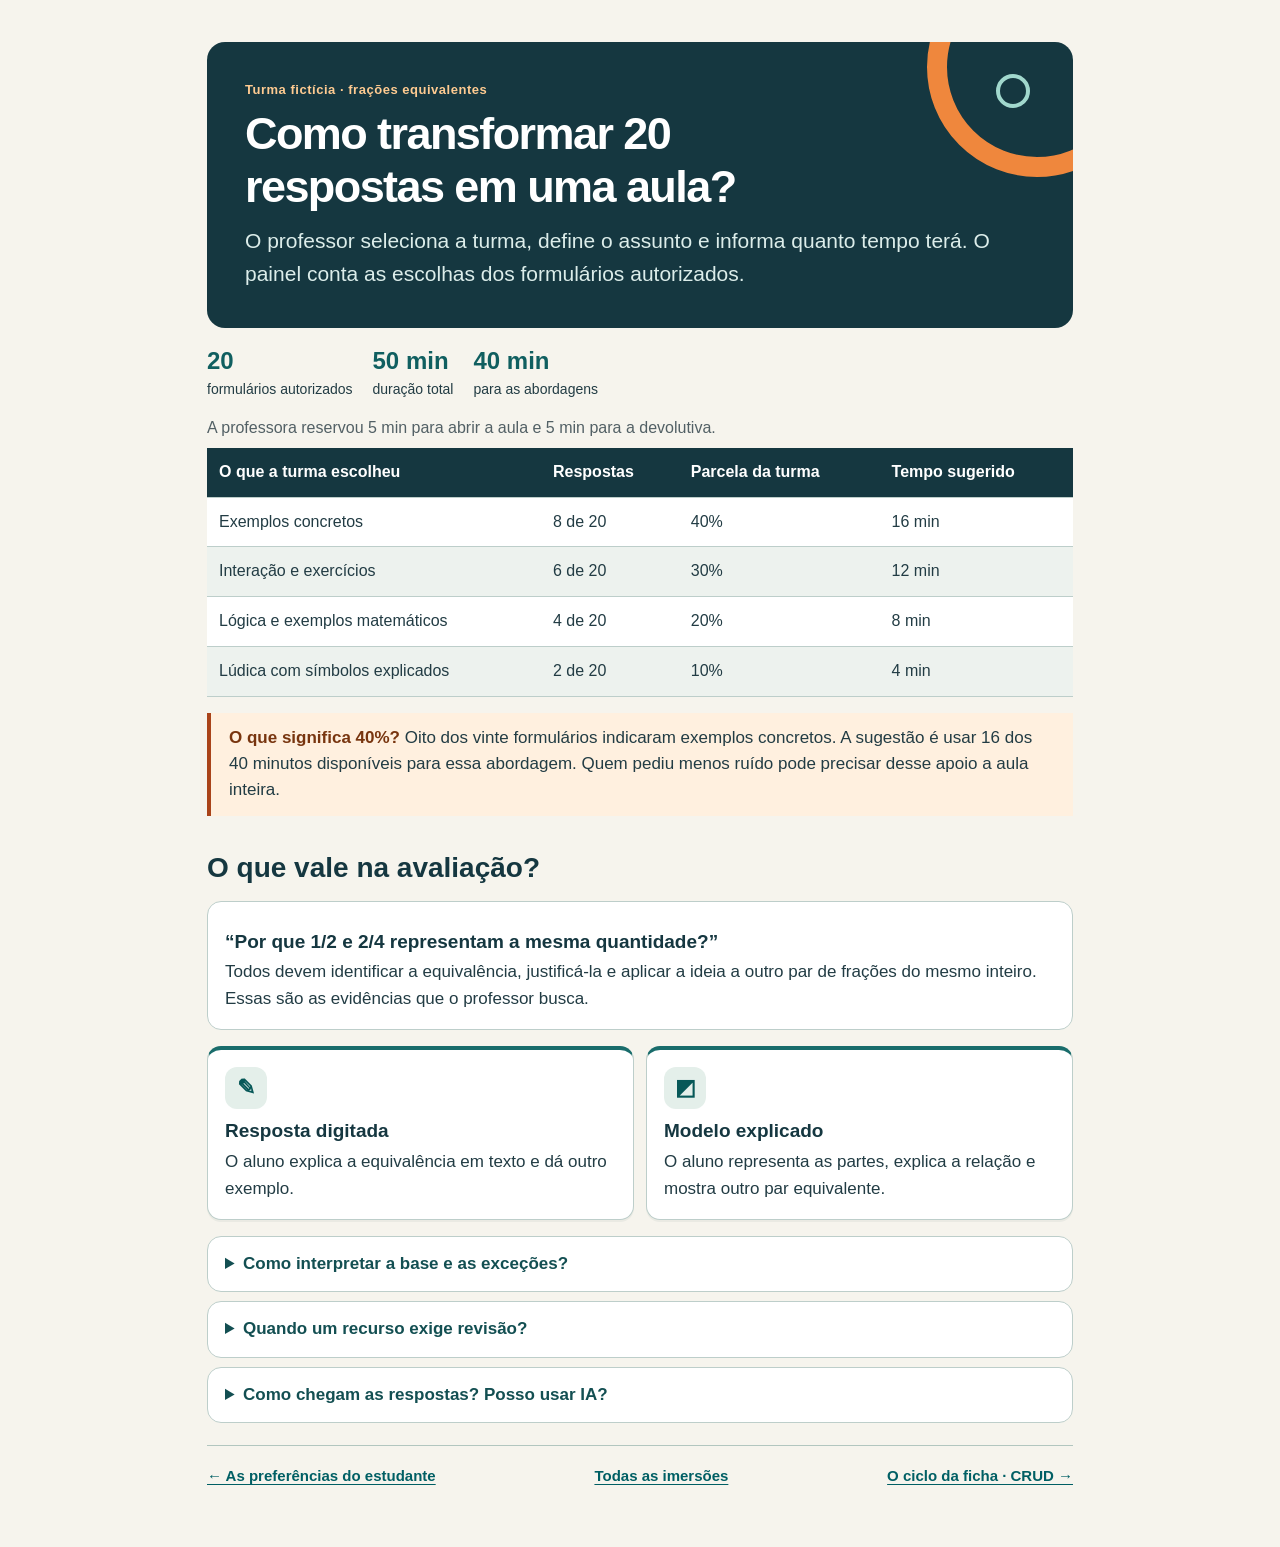
<file: imersao-07.html>
<!doctype html><html lang="pt-BR"><head><meta charset="utf-8"><meta name="viewport" content="width=device-width,initial-scale=1"><title>Planejar a aula e a avaliação | NeuroBridge</title><link rel="stylesheet" href="estilo.css"><script>if(window.self!==window.top){document.documentElement.classList.add("embed");}</script></head><body><main><header class="hero"><p class="flag">Turma fictícia · frações equivalentes</p><h1>Como transformar 20 respostas em uma aula?</h1><p class="lead">O professor seleciona a turma, define o assunto e informa quanto tempo terá. O painel conta as escolhas dos formulários autorizados.</p></header><div class="facts"><div><b>20</b><small>formulários autorizados</small></div><div><b>50 min</b><small>duração total</small></div><div><b>40 min</b><small>para as abordagens</small></div></div><table><caption>A professora reservou 5 min para abrir a aula e 5 min para a devolutiva.</caption><thead><tr><th scope="col">O que a turma escolheu</th><th scope="col">Respostas</th><th scope="col">Parcela da turma</th><th scope="col">Tempo sugerido</th></tr></thead><tbody><tr><td data-name="O que a turma escolheu">Exemplos concretos</td><td data-name="Respostas">8 de 20</td><td data-name="Parcela da turma">40%</td><td data-name="Tempo sugerido">16 min</td></tr><tr><td data-name="O que a turma escolheu">Interação e exercícios</td><td data-name="Respostas">6 de 20</td><td data-name="Parcela da turma">30%</td><td data-name="Tempo sugerido">12 min</td></tr><tr><td data-name="O que a turma escolheu">Lógica e exemplos matemáticos</td><td data-name="Respostas">4 de 20</td><td data-name="Parcela da turma">20%</td><td data-name="Tempo sugerido">8 min</td></tr><tr><td data-name="O que a turma escolheu">Lúdica com símbolos explicados</td><td data-name="Respostas">2 de 20</td><td data-name="Parcela da turma">10%</td><td data-name="Tempo sugerido">4 min</td></tr></tbody></table><aside class="note"><b>O que significa 40%?</b> Oito dos vinte formulários indicaram exemplos concretos. A sugestão é usar 16 dos 40 minutos disponíveis para essa abordagem. Quem pediu menos ruído pode precisar desse apoio a aula inteira.</aside><h2>O que vale na avaliação?</h2><div class="panel"><h3>“Por que 1/2 e 2/4 representam a mesma quantidade?”</h3><p>Todos devem identificar a equivalência, justificá-la e aplicar a ideia a outro par de frações do mesmo inteiro. Essas são as evidências que o professor busca.</p></div><div class="row"><article class="tile"><span class="icon" aria-hidden="true">✎</span><h3>Resposta digitada</h3><p>O aluno explica a equivalência em texto e dá outro exemplo.</p></article><article class="tile"><span class="icon" aria-hidden="true">◩</span><h3>Modelo explicado</h3><p>O aluno representa as partes, explica a relação e mostra outro par equivalente.</p></article></div><details><summary>Como interpretar a base e as exceções?</summary><p>O denominador reúne os formulários autorizados da turma, incluindo “sem preferência”. Recursos de apoio admitem múltiplas escolhas e seus percentuais podem somar mais de 100%. O professor seleciona os formatos compatíveis com o assunto. Quando nenhum recebeu votos, o programa identifica a divisão provisória e reparte o tempo pelos formatos disponíveis.</p></details><details><summary>Quando um recurso exige revisão?</summary><p>Se a habilidade é calcular sem ferramentas, o pedido de calculadora exige que o professor revise como obter essa evidência. Se a habilidade é escrever, uma resposta só em áudio pode ser insuficiente. O plano individual autorizado preserva o objetivo e os critérios definidos para a turma.</p><div class="links"><a href="https://udloncampus.cast.org/page/assessment_udl" target="_blank" rel="noopener noreferrer">CAST · O que a avaliação mede?</a></div></details><details><summary>Como chegam as respostas? Posso usar IA?</summary><p>Na demonstração, um aluno em outro navegador entrega seu TXT pelo canal combinado. O professor importa o texto em <b>Cadastros</b>. O resumo e o plano obedecem à opção de compartilhamento.</p><p>Para rascunhar uma atividade, o professor pode pedir a uma IA externa: “Crie um exercício de frações em que o aluno mostre uma equivalência com um desenho e explique por quê.” Cabe ao professor revisar a matemática e o critério. O protótipo funciona sem integração com IA.</p></details><nav class="page-nav" aria-label="Continuar a leitura"><a href="imersao-06.html" rel="prev">← As preferências do estudante</a><a href="index.html">Todas as imersões</a><a href="imersao-08.html" rel="next">O ciclo da ficha · CRUD →</a></nav><p class="full"><a href="imersao-07.html" target="_blank" rel="noopener noreferrer">Abrir esta imersão em tela cheia</a></p></main></body></html>
</file>
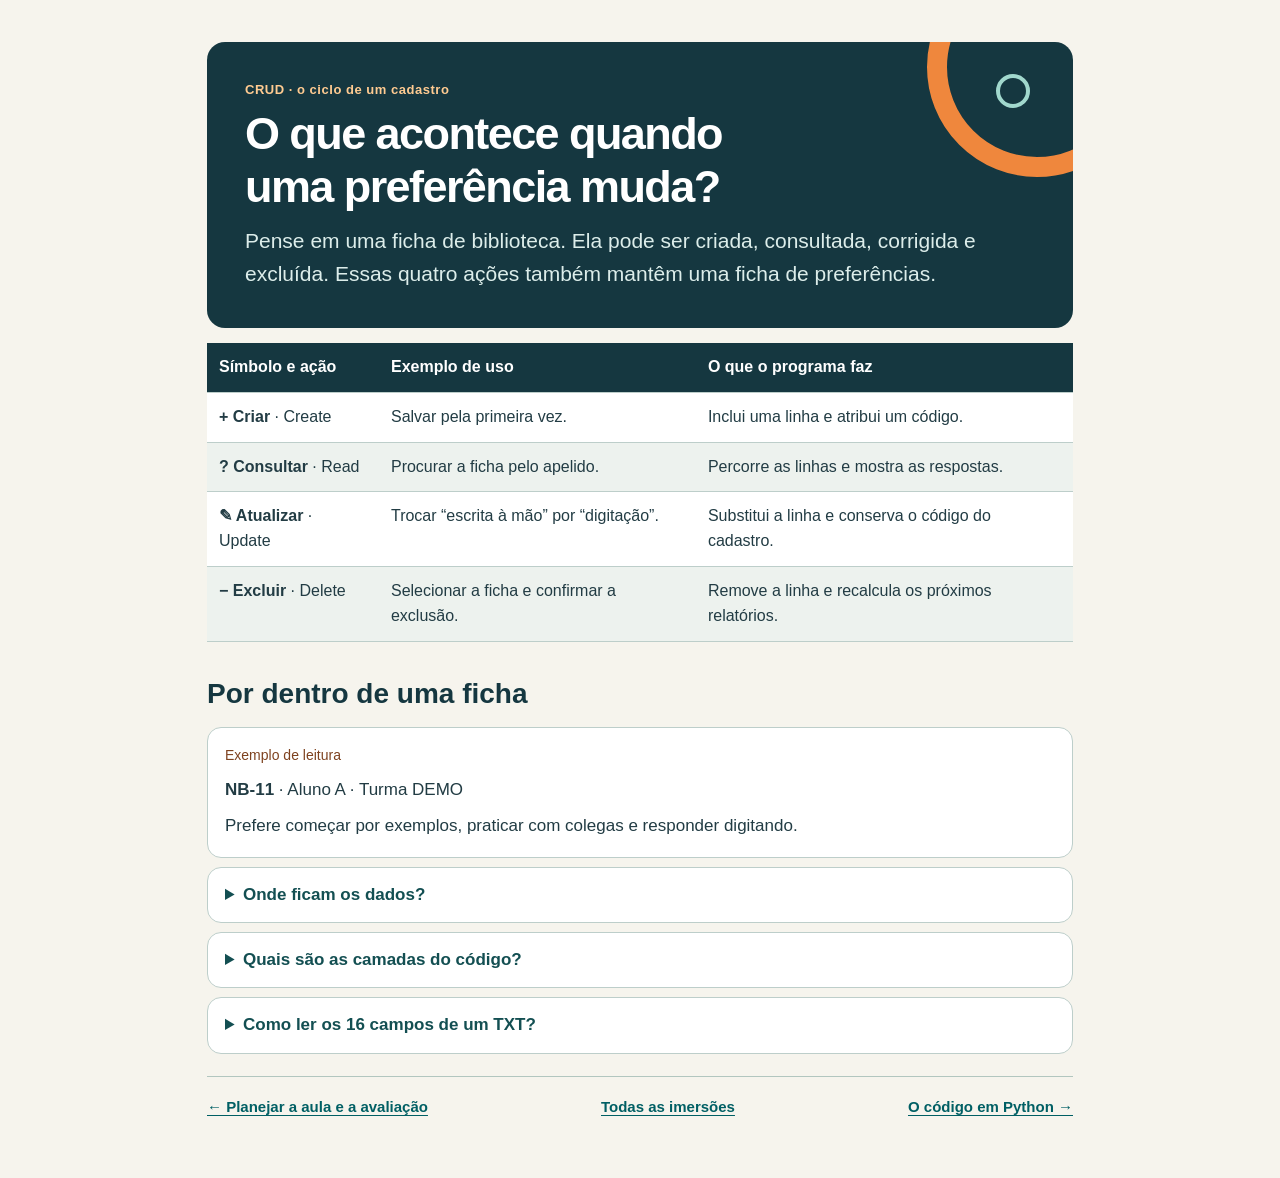
<file: imersao-08.html>
<!doctype html><html lang="pt-BR"><head><meta charset="utf-8"><meta name="viewport" content="width=device-width,initial-scale=1"><title>O ciclo da ficha · CRUD | NeuroBridge</title><link rel="stylesheet" href="estilo.css"><script>if(window.self!==window.top){document.documentElement.classList.add("embed");}</script></head><body><main><header class="hero"><p class="flag">CRUD · o ciclo de um cadastro</p><h1>O que acontece quando uma preferência muda?</h1><p class="lead">Pense em uma ficha de biblioteca. Ela pode ser criada, consultada, corrigida e excluída. Essas quatro ações também mantêm uma ficha de preferências.</p></header><table><thead><tr><th scope="col">Símbolo e ação</th><th scope="col">Exemplo de uso</th><th scope="col">O que o programa faz</th></tr></thead><tbody><tr><td data-name="Símbolo e ação"><b>+ Criar</b> · Create</td><td data-name="Exemplo de uso">Salvar pela primeira vez.</td><td data-name="O que o programa faz">Inclui uma linha e atribui um código.</td></tr><tr><td data-name="Símbolo e ação"><b>? Consultar</b> · Read</td><td data-name="Exemplo de uso">Procurar a ficha pelo apelido.</td><td data-name="O que o programa faz">Percorre as linhas e mostra as respostas.</td></tr><tr><td data-name="Símbolo e ação"><b>✎ Atualizar</b> · Update</td><td data-name="Exemplo de uso">Trocar “escrita à mão” por “digitação”.</td><td data-name="O que o programa faz">Substitui a linha e conserva o código do cadastro.</td></tr><tr><td data-name="Símbolo e ação"><b>− Excluir</b> · Delete</td><td data-name="Exemplo de uso">Selecionar a ficha e confirmar a exclusão.</td><td data-name="O que o programa faz">Remove a linha e recalcula os próximos relatórios.</td></tr></tbody></table><h2>Por dentro de uma ficha</h2><div class="panel"><p class="tag">Exemplo de leitura</p><p><b>NB-11</b> · Aluno A · Turma DEMO</p><p>Prefere começar por exemplos, praticar com colegas e responder digitando.</p></div><details><summary>Onde ficam os dados?</summary><p>Cada ficha ocupa uma linha de uma matriz, uma lista de listas em Python. As 16 posições guardam quatro campos de identificação e compartilhamento, dez respostas, uma sequência para os oito recursos de apoio e a observação.</p><p>O cadastro funciona durante a sessão. Um banco compartilhado, com acesso próprio para professor e estudante, é um próximo passo. A exclusão no programa afeta a cópia dessa sessão.</p></details><details><summary>Quais são as camadas do código?</summary><table><thead><tr><th scope="col">Parte</th><th scope="col">Trabalho</th></tr></thead><tbody><tr><td data-name="Parte">Interface</td><td data-name="Trabalho">Receber cliques e apresentar perguntas.</td></tr><tr><td data-name="Parte">Validação</td><td data-name="Trabalho">Conferir campos e avisar sobre duplicatas.</td></tr><tr><td data-name="Parte">Registros</td><td data-name="Trabalho">Guardar e editar as fichas.</td></tr><tr><td data-name="Parte">Cálculo</td><td data-name="Trabalho">Contar respostas e distribuir minutos.</td></tr><tr><td data-name="Parte">Saída</td><td data-name="Trabalho">Exibir os resultados e permitir baixar o TXT.</td></tr></tbody></table><p>Essas responsabilidades estão organizadas no arquivo app.py da versão Developed.</p></details><details><summary>Como ler os 16 campos de um TXT?</summary><table><thead><tr><th scope="col">Posições no código</th><th scope="col">Conteúdo</th><th scope="col">Explicação</th></tr></thead><tbody><tr><td data-name="Posições no código">0 a 3</td><td data-name="Conteúdo">Código, apelido, turma e compartilhamento</td><td data-name="Explicação">Identificam o cadastro e o uso autorizado nos relatórios.</td></tr><tr><td data-name="Posições no código">4 a 13</td><td data-name="Conteúdo">Dez respostas</td><td data-name="Explicação">Cada número representa uma opção da respectiva pergunta.</td></tr><tr><td data-name="Posições no código">14</td><td data-name="Conteúdo">Recursos escolhidos</td><td data-name="Explicação">Uma sequência de oito caracteres 0 ou 1 registra quais apoios foram selecionados.</td></tr><tr><td data-name="Posições no código">15</td><td data-name="Conteúdo">Observação</td><td data-name="Explicação">Texto opcional sobre algo que ajuda.</td></tr></tbody></table><p>A contagem em Python começa em zero. Os campos de número 0 a 15 são as 16 posições de uma ficha. Ao mudar uma preferência de apoio, o código mantém o cadastro e reinicia o retorno sobre a experiência. O professor recebe o TXT de outro navegador e pode importá-lo em Cadastros.</p></details><nav class="page-nav" aria-label="Continuar a leitura"><a href="imersao-07.html" rel="prev">← Planejar a aula e a avaliação</a><a href="index.html">Todas as imersões</a><a href="imersao-09.html" rel="next">O código em Python →</a></nav><p class="full"><a href="imersao-08.html" target="_blank" rel="noopener noreferrer">Abrir esta imersão em tela cheia</a></p></main></body></html>
</file>
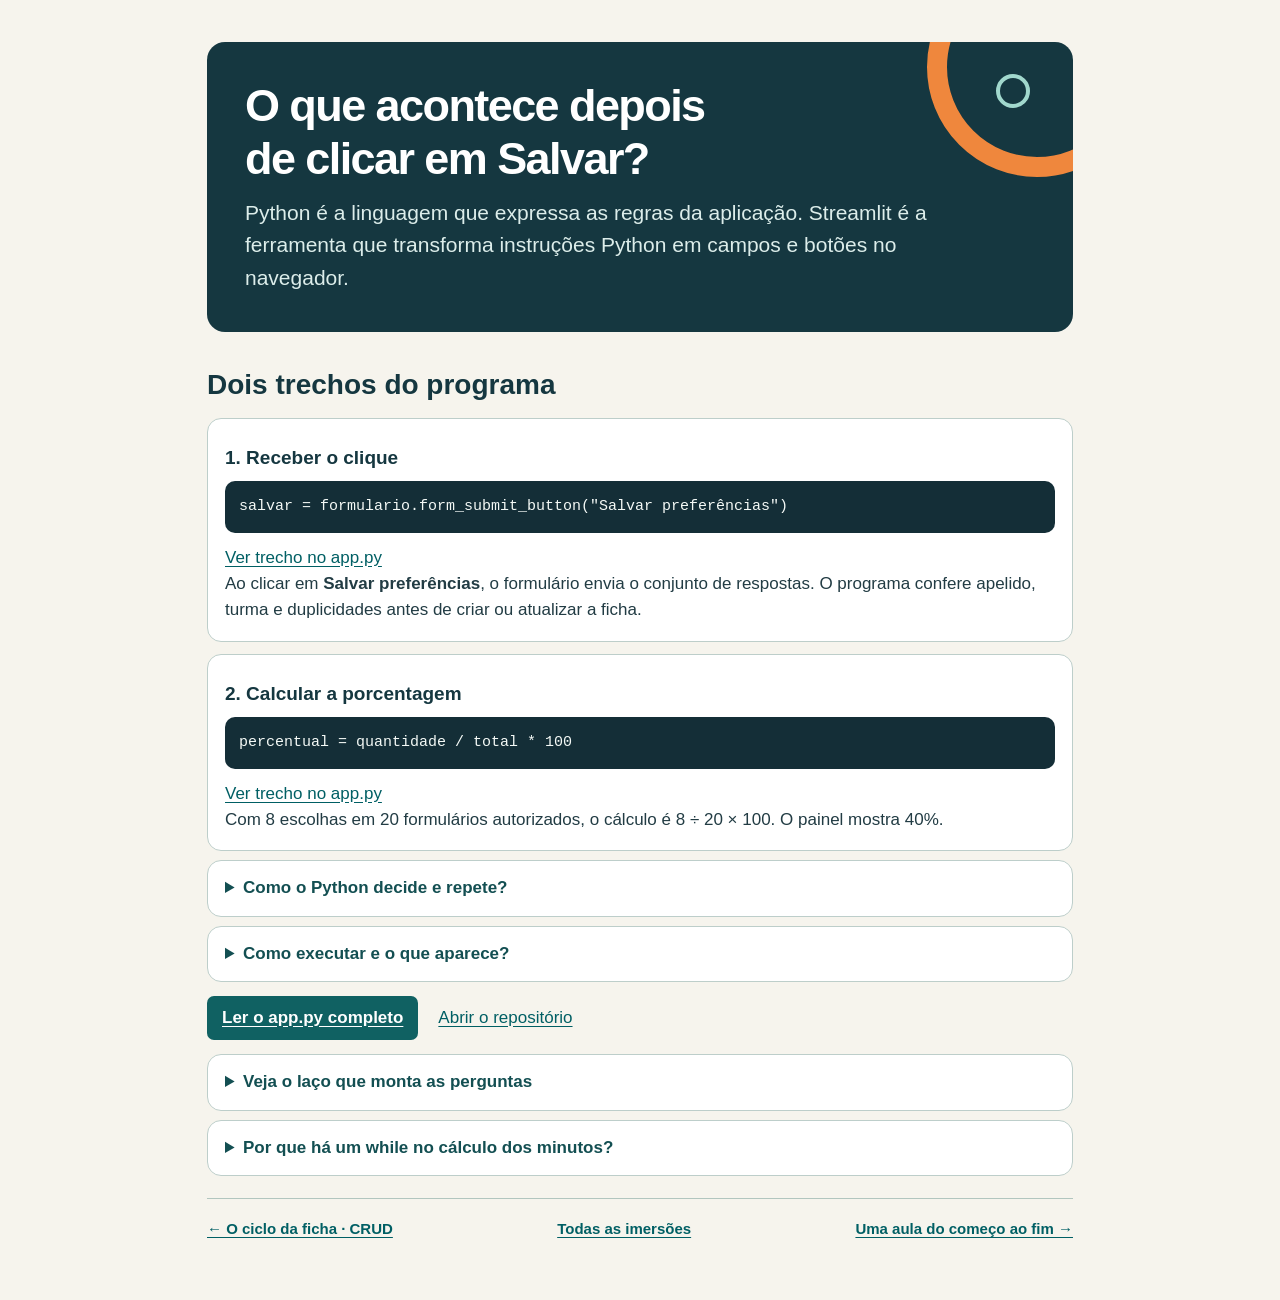
<file: imersao-09.html>
<!doctype html><html lang="pt-BR"><head><meta charset="utf-8"><meta name="viewport" content="width=device-width,initial-scale=1"><title>O código em Python | NeuroBridge</title><link rel="stylesheet" href="estilo.css"><script>if(window.self!==window.top){document.documentElement.classList.add("embed");}</script></head><body><main><header class="hero"><h1>O que acontece depois de clicar em Salvar?</h1><p class="lead">Python é a linguagem que expressa as regras da aplicação. Streamlit é a ferramenta que transforma instruções Python em campos e botões no navegador.</p></header><h2>Dois trechos do programa</h2><div class="panel"><h3>1. Receber o clique</h3><pre><code>salvar = formulario.form_submit_button(&quot;Salvar preferências&quot;)</code></pre><a href="https://github.com/claramferraz/NeuroBridge/blob/main/neurobridge.developed/app.py#L105" target="_blank" rel="noopener noreferrer">Ver trecho no app.py</a><p>Ao clicar em <b>Salvar preferências</b>, o formulário envia o conjunto de respostas. O programa confere apelido, turma e duplicidades antes de criar ou atualizar a ficha.</p></div><div class="panel" style="margin-top:12px"><h3>2. Calcular a porcentagem</h3><pre><code>percentual = quantidade / total * 100</code></pre><a href="https://github.com/claramferraz/NeuroBridge/blob/main/neurobridge.developed/app.py#L309" target="_blank" rel="noopener noreferrer">Ver trecho no app.py</a><p>Com 8 escolhas em 20 formulários autorizados, o cálculo é 8 ÷ 20 × 100. O painel mostra 40%.</p></div><details><summary>Como o Python decide e repete?</summary><pre><code>if quantidade &gt; 0:
    percentual = quantidade / total * 100</code></pre><a href="https://github.com/claramferraz/NeuroBridge/blob/main/neurobridge.developed/app.py#L308" target="_blank" rel="noopener noreferrer">Ver trecho no app.py</a><p><code>if</code> significa “se”. Os espaços à esquerda colocam o cálculo dentro da condição. O resultado é exibido quando houve ao menos uma escolha.</p><table><thead><tr><th scope="col">Instrumento</th><th scope="col">Uso no NeuroBridge</th></tr></thead><tbody><tr><td data-name="Instrumento">Lista e matriz</td><td data-name="Uso no NeuroBridge">Organizar as perguntas e guardar uma linha por resposta completa.</td></tr><tr><td data-name="Instrumento">for, range e enumerate</td><td data-name="Uso no NeuroBridge">Percorrer as perguntas, suas posições e os cadastros da turma.</td></tr><tr><td data-name="Instrumento">Strings e conversões</td><td data-name="Uso no NeuroBridge">Limpar espaços em textos e transformar números em texto para o relatório.</td></tr><tr><td data-name="Instrumento">Contadores e acumuladores</td><td data-name="Uso no NeuroBridge">Somar votos e conferir o total planejado.</td></tr><tr><td data-name="Instrumento">while</td><td data-name="Uso no NeuroBridge">Distribuir os minutos que sobram do arredondamento.</td></tr><tr><td data-name="Instrumento">Fatiamento e palíndromo</td><td data-name="Uso no NeuroBridge">Inverter “12” em “21” para formar o código simétrico NB-1221. Serve como referência.</td></tr></tbody></table></details><details><summary>Como executar e o que aparece?</summary><p>Na pasta do repositório, com Python 3.11 ou superior, execute um comando de cada vez no terminal.</p><pre><code>python -m pip install -r neurobridge.developed/requirements.txt
python -m streamlit run neurobridge.developed/app.py</code></pre><p>O terminal informa o endereço <b>Local URL</b>. Abra-o no navegador e mantenha o processo em execução. Surgem as áreas <b>Formulário do aluno</b>, <b>Cadastros</b> e <b>Painel do professor</b>.</p><div class="links"><a href="https://docs.streamlit.io/get-started/fundamentals/main-concepts" target="_blank" rel="noopener noreferrer">Guia do Streamlit</a></div></details><div class="links"><a class="cta" href="https://github.com/claramferraz/NeuroBridge/blob/main/neurobridge.developed/app.py" target="_blank" rel="noopener noreferrer">Ler o app.py completo</a><a href="https://github.com/claramferraz/NeuroBridge" target="_blank" rel="noopener noreferrer">Abrir o repositório</a></div><details><summary>Veja o laço que monta as perguntas</summary><pre><code>for campo, pergunta in enumerate(perguntas):
    if campo == 0:
        formulario.subheader(&quot;A aula e o acesso ao conteúdo&quot;)
    elif campo == 5:
        formulario.subheader(&quot;Como mostrar o que aprendi&quot;)
    elif campo == 9:
        formulario.subheader(&quot;Retorno sobre a experiência&quot;)
    resposta = formulario.selectbox(pergunta, opcoes[campo], index=linha[campo + 4], key=&quot;q_&quot; + str(st.session_state.nb_versao) + &quot;_&quot; + str(campo))
    respostas.append(opcoes[campo].index(resposta))</code></pre><a href="https://github.com/claramferraz/NeuroBridge/blob/main/neurobridge.developed/app.py#L88" target="_blank" rel="noopener noreferrer">Ver trecho no app.py</a><p>Em cada volta, <code>enumerate</code> fornece a posição e o texto da pergunta. O seletor exibe as opções daquela linha. A lista de respostas guarda a posição da escolha feita pelo estudante.</p></details><details><summary>Por que há um while no cálculo dos minutos?</summary><pre><code>while faltam &gt; 0:
    maior = 0
    for indice in range(1, len(restos)):
        if restos[indice] &gt; restos[maior]:
            maior = indice
    minutos[maior] = minutos[maior] + 1
    restos[maior] = -1
    faltam = faltam - 1</code></pre><a href="https://github.com/claramferraz/NeuroBridge/blob/main/neurobridge.developed/app.py#L363" target="_blank" rel="noopener noreferrer">Ver trecho no app.py</a><p>Quando a divisão produz minutos fracionados, o programa começa pelas partes inteiras. Enquanto sobram minutos, acrescenta um ao formato com maior resto disponível. Assim, a proposta fecha na duração da aula.</p></details><nav class="page-nav" aria-label="Continuar a leitura"><a href="imersao-08.html" rel="prev">← O ciclo da ficha · CRUD</a><a href="index.html">Todas as imersões</a><a href="imersao-10.html" rel="next">Uma aula do começo ao fim →</a></nav><p class="full"><a href="imersao-09.html" target="_blank" rel="noopener noreferrer">Abrir esta imersão em tela cheia</a></p></main></body></html>
</file>
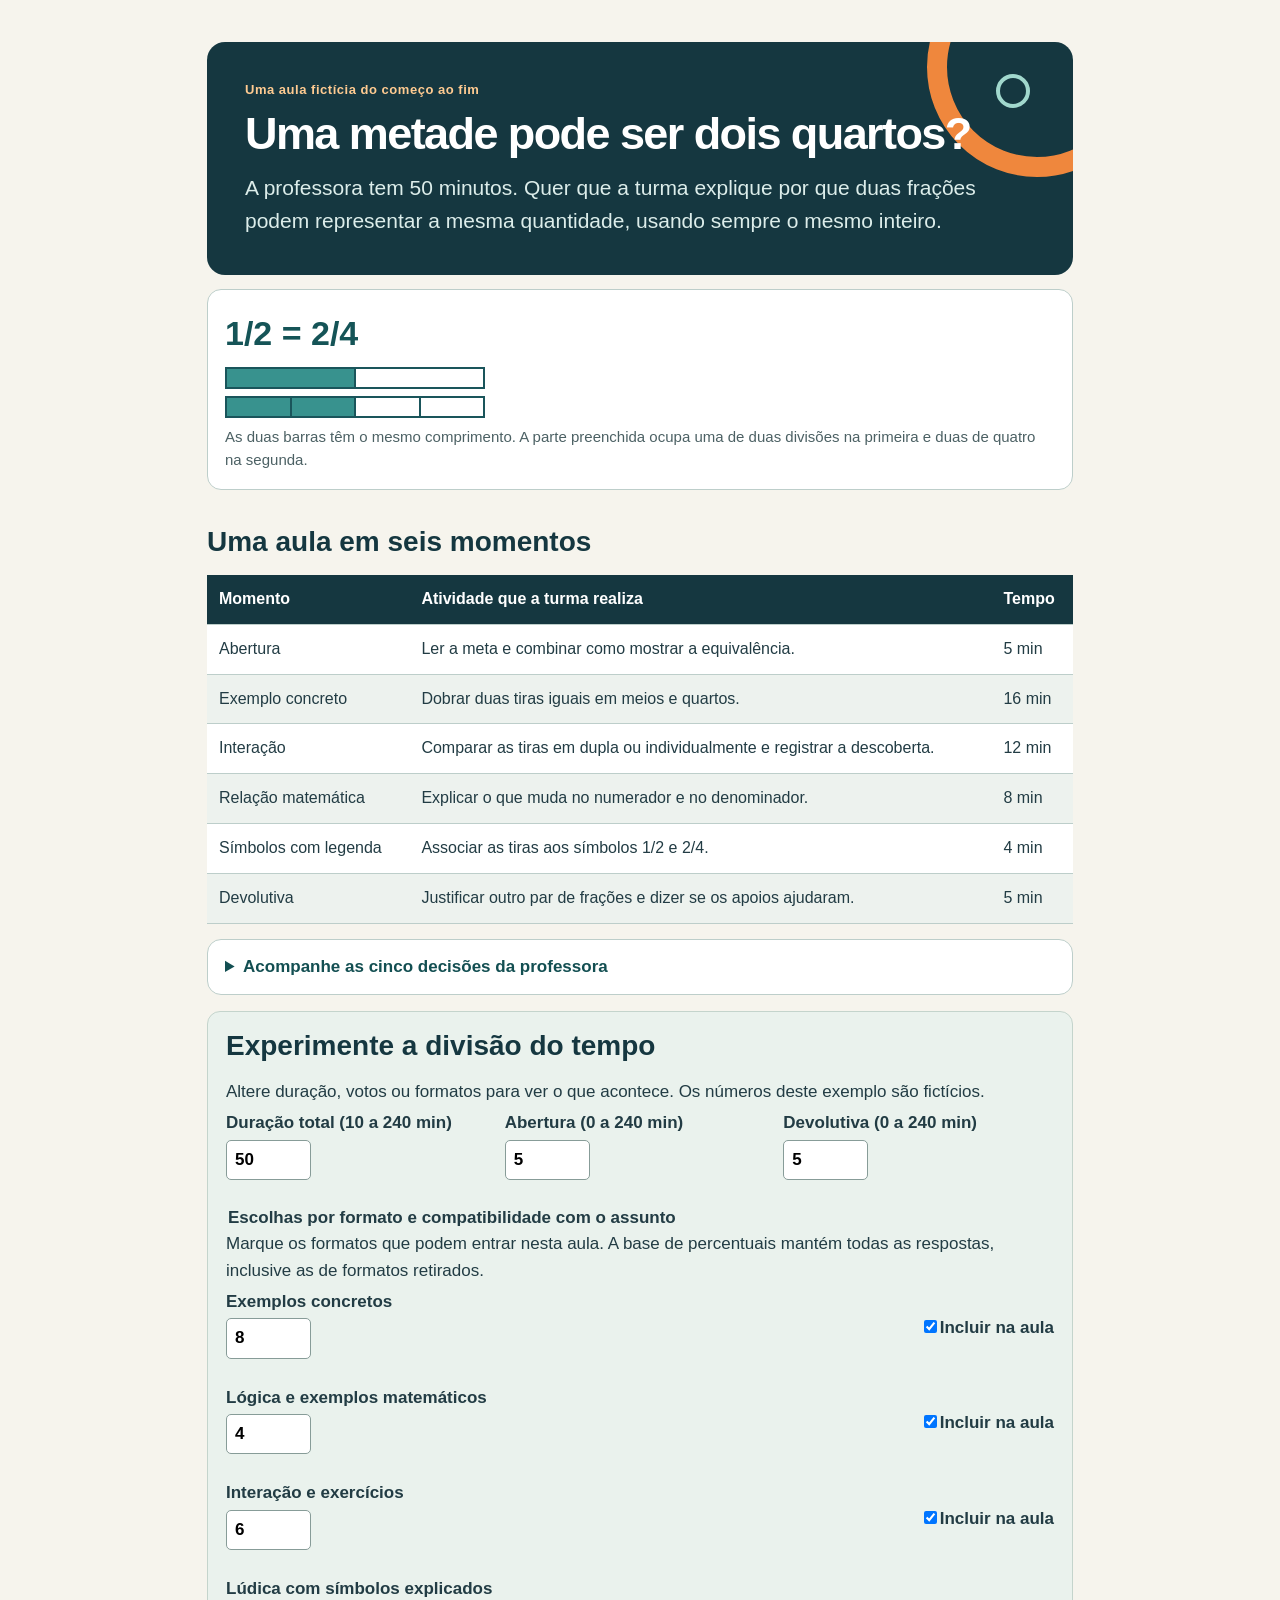
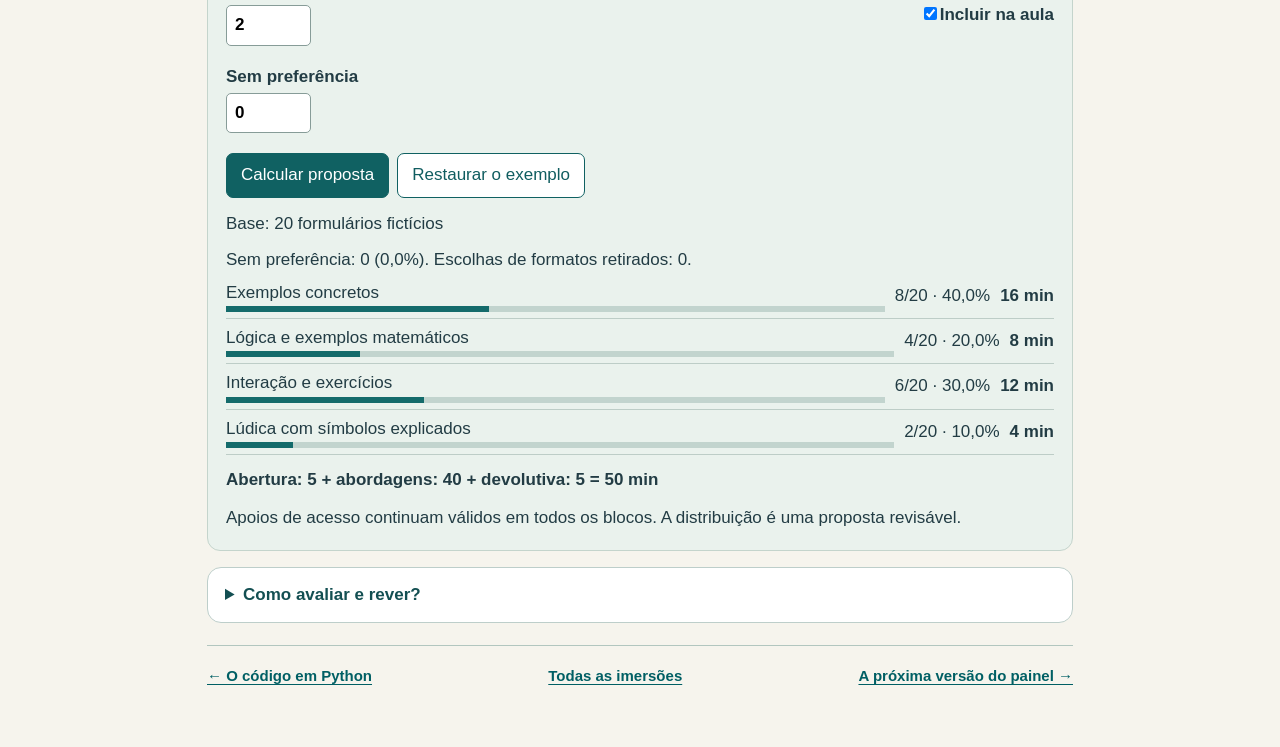
<file: imersao-10.html>
<!doctype html><html lang="pt-BR"><head><meta charset="utf-8"><meta name="viewport" content="width=device-width,initial-scale=1"><title>Uma aula do começo ao fim | NeuroBridge</title><link rel="stylesheet" href="estilo.css"><script>if(window.self!==window.top){document.documentElement.classList.add("embed");}</script></head><body><main><header class="hero"><p class="flag">Uma aula fictícia do começo ao fim</p><h1>Uma metade pode ser dois quartos?</h1><p class="lead">A professora tem 50 minutos. Quer que a turma explique por que duas frações podem representar a mesma quantidade, usando sempre o mesmo inteiro.</p></header><figure class="panel" style="margin-top:14px"><div class="large">1/2 = 2/4</div><div class="strip" aria-hidden="true"><span class="on"></span><span></span></div><div class="strip" aria-hidden="true"><span class="on"></span><span class="on"></span><span></span><span></span></div><figcaption>As duas barras têm o mesmo comprimento. A parte preenchida ocupa uma de duas divisões na primeira e duas de quatro na segunda.</figcaption></figure><h2>Uma aula em seis momentos</h2><table><thead><tr><th scope="col">Momento</th><th scope="col">Atividade que a turma realiza</th><th scope="col">Tempo</th></tr></thead><tbody><tr><td data-name="Momento">Abertura</td><td data-name="Atividade que a turma realiza">Ler a meta e combinar como mostrar a equivalência.</td><td data-name="Tempo">5 min</td></tr><tr><td data-name="Momento">Exemplo concreto</td><td data-name="Atividade que a turma realiza">Dobrar duas tiras iguais em meios e quartos.</td><td data-name="Tempo">16 min</td></tr><tr><td data-name="Momento">Interação</td><td data-name="Atividade que a turma realiza">Comparar as tiras em dupla ou individualmente e registrar a descoberta.</td><td data-name="Tempo">12 min</td></tr><tr><td data-name="Momento">Relação matemática</td><td data-name="Atividade que a turma realiza">Explicar o que muda no numerador e no denominador.</td><td data-name="Tempo">8 min</td></tr><tr><td data-name="Momento">Símbolos com legenda</td><td data-name="Atividade que a turma realiza">Associar as tiras aos símbolos 1/2 e 2/4.</td><td data-name="Tempo">4 min</td></tr><tr><td data-name="Momento">Devolutiva</td><td data-name="Atividade que a turma realiza">Justificar outro par de frações e dizer se os apoios ajudaram.</td><td data-name="Tempo">5 min</td></tr></tbody></table><details><summary>Acompanhe as cinco decisões da professora</summary><details><summary>1. Ouvir sem pedir um diagnóstico</summary><p>A estudante A prefere exemplos concretos, etapas claras e digitação. O estudante B pede menos ruído e apresentação ao professor. O estudante C deseja aprofundar o assunto. Todos podem responder ao mesmo formulário.</p><p>As escolhas orientam uma conversa. Elas não dizem o que cada pessoa “é”.</p></details><details><summary>2. Planejar com a turma em vista</summary><p>No exemplo, 8 respostas indicam exemplos, 6 interação, 4 matemática e 2 símbolos. A professora reserva abertura e devolutiva; a proposta distribui os outros 40 minutos em 16, 12, 8 e 4.</p><p>A divisão é um cálculo de preferências. A professora ajusta o ritmo e a pertinência das atividades.</p></details><details><summary>3. Apresentar a mesma ideia por mais de um caminho</summary><p>A aula começa com metades e quartos de uma mesma unidade. Depois a turma compara situações, relaciona 1/2 a 2/4 e usa símbolos com legenda. A professora explica o que há em comum e verifica a compreensão.</p><p>O apoio de menos ruído acompanha todos os momentos. Não é um bloco de quatro minutos.</p></details><details><summary>4. Mudar o meio sem perder a evidência</summary><p>A estudante A digita sua justificativa. O estudante B explica em particular com um modelo. O estudante C aplica a equivalência a um caso mais complexo, como extensão opcional. Todos precisam mostrar o conceito e justificar a aplicação.</p><p>Essas formas são possibilidades para esta meta. Se a meta fosse escrita ou apresentação pública, seria preciso rever a adaptação.</p></details><details><summary>5. Rever com duas informações</summary><p>A professora observa as respostas e pergunta se os apoios ajudaram. Uma preferência pode permanecer, mudar ou deixar de ajudar. O programa permite editar o cadastro e registrar retorno.</p><p>O sistema ainda não acompanha notas ou evolução por atividade. Essa continuidade é uma melhoria futura.</p></details></details><style>.sim-settings,.vote-grid{display:grid;gap:8px;grid-template-columns:repeat(auto-fit,minmax(145px,1fr))}.vote-grid{grid-template-columns:minmax(0,1fr) auto}.demo label{font-weight:600}.demo label input[type="number"]{display:block;width:85px;margin:3px 0 8px}.demo input[type="checkbox"]{width:auto}.demo .check{align-self:center}.demo .actions{display:flex;flex-wrap:wrap;gap:8px}.demo .secondary{background:white;color:#105d60}.sim-result{margin-top:13px}.result-row{display:grid;grid-template-columns:minmax(130px,1fr) auto auto;gap:10px;align-items:center;padding:6px 0;border-bottom:1px solid #bdcdc7}.result-bar{height:6px;background:#c2d4ce}.result-bar span{display:block;background:#146b6b;height:100%}.time-total{font-weight:bold;margin:12px 0}@media(max-width:510px){.result-row{grid-template-columns:1fr 1fr}.result-row>div:first-child{grid-column:1/-1}.sim-settings{grid-template-columns:1fr}}</style><section class="demo"><h2 style="margin-top:0">Experimente a divisão do tempo</h2><p>Altere duração, votos ou formatos para ver o que acontece. Os números deste exemplo são fictícios.</p><form id="time-form"><div class="sim-settings"><label>Duração total (10 a 240 min)<input id="duration" type="number" min="10" max="240" step="1" value="50" required></label><label>Abertura (0 a 240 min)<input id="opening" type="number" min="0" max="240" step="1" value="5" required></label><label>Devolutiva (0 a 240 min)<input id="closing" type="number" min="0" max="240" step="1" value="5" required></label></div><fieldset><legend>Escolhas por formato e compatibilidade com o assunto</legend><p class="small">Marque os formatos que podem entrar nesta aula. A base de percentuais mantém todas as respostas, inclusive as de formatos retirados.</p><div class="vote-grid"><label>Exemplos concretos<input id="vote0" type="number" min="0" max="100" value="8" required></label><label class="check"><input id="allow0" type="checkbox" checked>Incluir na aula</label><label>Lógica e exemplos matemáticos<input id="vote1" type="number" min="0" max="100" value="4" required></label><label class="check"><input id="allow1" type="checkbox" checked>Incluir na aula</label><label>Interação e exercícios<input id="vote2" type="number" min="0" max="100" value="6" required></label><label class="check"><input id="allow2" type="checkbox" checked>Incluir na aula</label><label>Lúdica com símbolos explicados<input id="vote3" type="number" min="0" max="100" value="2" required></label><label class="check"><input id="allow3" type="checkbox" checked>Incluir na aula</label></div><label>Sem preferência<input id="no-pref" type="number" min="0" max="100" value="0" required></label></fieldset><div class="actions"><button class="button primary" type="submit">Calcular proposta</button><button class="button secondary" type="reset">Restaurar o exemplo</button></div></form><div id="time-result" class="sim-result" aria-live="polite">Em 50 minutos, a proposta inicial dedica 16 a exemplos, 12 à interação, 8 à matemática e 4 a símbolos. Abertura e devolutiva recebem 5 minutos cada.</div></section><details><summary>Como avaliar e rever?</summary><p>A estudante pode digitar a explicação ou apresentar as tiras e explicar o que representam. Nas duas respostas, a professora observa se a equivalência está correta, se a justificativa faz sentido e se há transferência para um novo exemplo.</p><p>Ao fim, o estudante pode marcar “Ajudou”, “Não percebi diferença” ou “Atrapalhou”. O retorno orienta a próxima conversa. A justificativa produzida na atividade informa o que foi aprendido.</p></details><script>const modes=['Exemplos concretos','Lógica e exemplos matemáticos','Interação e exercícios','Lúdica com símbolos explicados'];
function calculateTime(){
 const value=id=>Number(document.getElementById(id).value);
 const duration=value('duration'),opening=value('opening'),closing=value('closing'),none=value('no-pref');
 const votes=modes.map((_,i)=>value('vote'+i));const allowed=modes.map((_,i)=>document.getElementById('allow'+i).checked);
 const total=votes.reduce((a,b)=>a+b,none),available=duration-opening-closing;
 const result=document.getElementById('time-result');
 let error='';
 if(!document.getElementById('time-form').checkValidity())error='Use valores inteiros dentro dos limites dos campos.';
 else if(total===0)error='Não há formulários para calcular percentuais. Registre escolhas ou “sem preferência” no exemplo.';
 else if(available<=0)error='Abertura e devolutiva precisam deixar tempo para as abordagens da aula.';
 else if(!allowed.some(Boolean))error='Selecione pelo menos um formato compatível com o assunto.';
 if(error){result.innerHTML='<div class="note error" role="alert"><strong>Proposta não calculada.</strong><p>'+error+'</p></div>';return;}
 let weights=votes.map((v,i)=>allowed[i]?v:0);let sum=weights.reduce((a,b)=>a+b,0);
 const omitted=total-none-sum;const balanced=sum===0;
 if(balanced){weights=allowed.map(x=>Number(x));sum=weights.reduce((a,b)=>a+b,0);}
 const quotas=weights.map(w=>available*w/sum),minutes=quotas.map(Math.floor),remainders=quotas.map((q,i)=>q-minutes[i]);
 let missing=available-minutes.reduce((a,b)=>a+b,0);
 while(missing>0){let max=0;for(let i=1;i<remainders.length;i++){if(remainders[i]>remainders[max])max=i;}minutes[max]++;remainders[max]=-1;missing--;}
 const pct=n=>(n/total*100).toLocaleString('pt-BR',{minimumFractionDigits:1,maximumFractionDigits:1})+'%';
 result.innerHTML='<p class="result-heading">Base: '+total+' formulários fictícios</p><p class="small">Sem preferência: '+none+' ('+pct(none)+'). Escolhas de formatos retirados: '+omitted+'.</p>'+(balanced?'<div class="note"><strong>Divisão equilibrada e provisória.</strong><p>Não há votos aplicáveis. Os tempos abaixo não são fundamentados em escolhas de formato da turma.</p></div>':'')+modes.map((m,i)=>'<div class="result-row"><div>'+m+(allowed[i]?'':' · fora desta proposta')+'<div class="result-bar"><span style="width:'+(votes[i]/total*100)+'%"></span></div></div><span>'+votes[i]+'/'+total+' · '+pct(votes[i])+'</span><strong>'+minutes[i]+' min</strong></div>').join('')+'<div class="time-total">Abertura: <strong>'+opening+'</strong> + abordagens: <strong>'+available+'</strong> + devolutiva: <strong>'+closing+'</strong> = <strong>'+duration+' min</strong></div><p class="small">Apoios de acesso continuam válidos em todos os blocos. A distribuição é uma proposta revisável.</p>';
}
document.getElementById('time-form').addEventListener('submit',e=>{e.preventDefault();calculateTime();});
document.getElementById('time-form').addEventListener('reset',()=>setTimeout(calculateTime,0));
calculateTime();
</script><nav class="page-nav" aria-label="Continuar a leitura"><a href="imersao-09.html" rel="prev">← O código em Python</a><a href="index.html">Todas as imersões</a><a href="imersao-11.html" rel="next">A próxima versão do painel →</a></nav><p class="full"><a href="imersao-10.html" target="_blank" rel="noopener noreferrer">Abrir esta imersão em tela cheia</a></p></main></body></html>
</file>
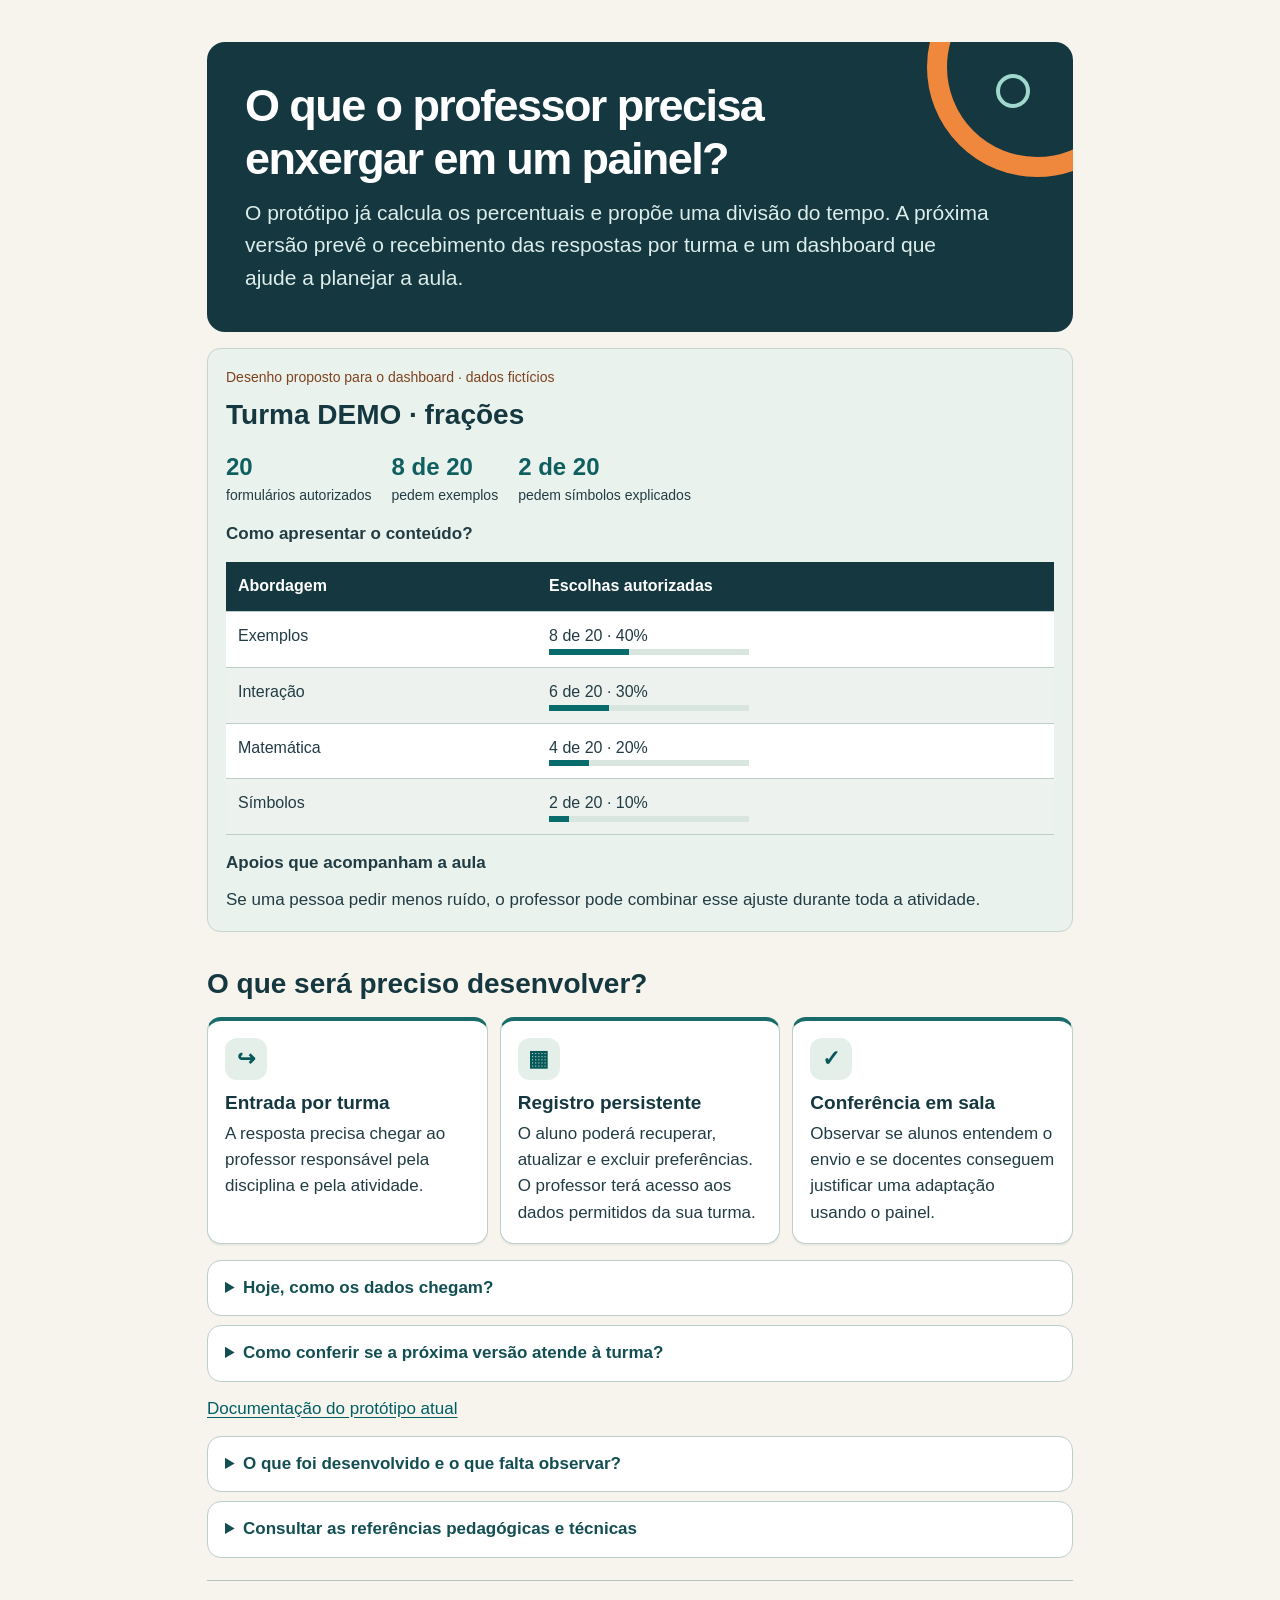
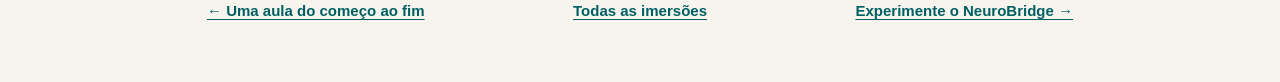
<file: imersao-11.html>
<!doctype html><html lang="pt-BR"><head><meta charset="utf-8"><meta name="viewport" content="width=device-width,initial-scale=1"><title>A próxima versão do painel | NeuroBridge</title><link rel="stylesheet" href="estilo.css"><script>if(window.self!==window.top){document.documentElement.classList.add("embed");}</script></head><body><main><header class="hero"><h1>O que o professor precisa enxergar em um painel?</h1><p class="lead">O protótipo já calcula os percentuais e propõe uma divisão do tempo. A próxima versão prevê o recebimento das respostas por turma e um dashboard que ajude a planejar a aula.</p></header><section class="demo"><p class="tag">Desenho proposto para o dashboard · dados fictícios</p><h2 style="margin-top:.35em">Turma DEMO · frações</h2><div class="facts"><div><b>20</b><small>formulários autorizados</small></div><div><b>8 de 20</b><small>pedem exemplos</small></div><div><b>2 de 20</b><small>pedem símbolos explicados</small></div></div><p><b>Como apresentar o conteúdo?</b></p><table><thead><tr><th scope="col">Abordagem</th><th scope="col">Escolhas autorizadas</th></tr></thead><tbody><tr><td data-name="Abordagem">Exemplos</td><td data-name="Escolhas autorizadas">8 de 20 · 40%<span class="bar" aria-hidden="true"><i style="width:40%"></i></span></td></tr><tr><td data-name="Abordagem">Interação</td><td data-name="Escolhas autorizadas">6 de 20 · 30%<span class="bar" aria-hidden="true"><i style="width:30%"></i></span></td></tr><tr><td data-name="Abordagem">Matemática</td><td data-name="Escolhas autorizadas">4 de 20 · 20%<span class="bar" aria-hidden="true"><i style="width:20%"></i></span></td></tr><tr><td data-name="Abordagem">Símbolos</td><td data-name="Escolhas autorizadas">2 de 20 · 10%<span class="bar" aria-hidden="true"><i style="width:10%"></i></span></td></tr></tbody></table><p><b>Apoios que acompanham a aula</b></p><p>Se uma pessoa pedir menos ruído, o professor pode combinar esse ajuste durante toda a atividade.</p></section><h2>O que será preciso desenvolver?</h2><div class="row"><article class="tile"><span class="icon" aria-hidden="true">↪</span><h3>Entrada por turma</h3><p>A resposta precisa chegar ao professor responsável pela disciplina e pela atividade.</p></article><article class="tile"><span class="icon" aria-hidden="true">▦</span><h3>Registro persistente</h3><p>O aluno poderá recuperar, atualizar e excluir preferências. O professor terá acesso aos dados permitidos da sua turma.</p></article><article class="tile"><span class="icon" aria-hidden="true">✓</span><h3>Conferência em sala</h3><p>Observar se alunos entendem o envio e se docentes conseguem justificar uma adaptação usando o painel.</p></article></div><details><summary>Hoje, como os dados chegam?</summary><p>O CRUD, os relatórios e os planos individuais já funcionam na sessão da demonstração. Entre navegadores, o aluno exporta um TXT e o professor importa a resposta. O painel proposto acrescenta recebimento automático, armazenamento e filtros por turma e atividade.</p><p>Quem autorizar somente o resumo deve contribuir apenas com totais no painel. Detalhes individuais dependem da escolha específica e das permissões de acesso do aplicativo.</p></details><details><summary>Como conferir se a próxima versão atende à turma?</summary><p>Com dados fictícios, um estudante entra na atividade, escolhe como compartilhar, envia e confere o destino. Em outra sessão, o professor verifica a contagem, interpreta o relatório e prepara uma avaliação com critérios comuns. Ao mudar uma preferência, o aluno e o professor conferem se o resumo é atualizado. Depois desse teste técnico, a equipe precisa observar a clareza e a utilidade na prática.</p></details><div class="links"><a href="https://github.com/claramferraz/NeuroBridge/blob/main/neurobridge.developed/README%283%29.md" target="_blank" rel="noopener noreferrer">Documentação do protótipo atual</a></div><details><summary>O que foi desenvolvido e o que falta observar?</summary><table><thead><tr><th scope="col">Situação</th><th scope="col">O que está disponível</th><th scope="col">O que essa informação não comprova</th></tr></thead><tbody><tr><td data-name="Situação">Programado</td><td data-name="O que está disponível">Formulário clicável, CRUD, importação manual, percentuais, proposta de tempo e planos de avaliação.</td><td data-name="O que essa informação não comprova">Uso em produção com várias contas, banco de dados ou conexão com IA.</td></tr><tr><td data-name="Situação">Código verificado</td><td data-name="O que está disponível">O registro da entrega documenta 24 verificações automatizadas com AppTest, ferramenta do Streamlit.</td><td data-name="O que essa informação não comprova">Aprendizagem melhor, validade clínica ou auditoria completa de acessibilidade.</td></tr><tr><td data-name="Situação">Fundamentação</td><td data-name="O que está disponível">Diretrizes de DUA e referências sobre barreiras e apoios possíveis.</td><td data-name="O que essa informação não comprova">Que cada diagnóstico tenha um único método ideal ou que a regra de minutos tenha eficácia demonstrada.</td></tr><tr><td data-name="Situação">A validar</td><td data-name="O que está disponível">Compreensão das perguntas, utilidade dos relatórios e equivalência das adaptações.</td><td data-name="O que essa informação não comprova">Resultados já obtidos com estudantes e professores.</td></tr></tbody></table><p>Uma integração com IA pode ser avaliada depois dos testes do fluxo básico. O professor continuará revisando os materiais e preservando o objetivo e os critérios da atividade.</p></details><details><summary>Consultar as referências pedagógicas e técnicas</summary><ul><li><a href="https://udlguidelines.cast.org/action-expression/" target="_blank" rel="noopener noreferrer">CAST · Diretrizes DUA: ação e expressão</a></li><li><a href="https://udloncampus.cast.org/page/assessment_udl" target="_blank" rel="noopener noreferrer">CAST · DUA e avaliação</a></li><li><a href="https://www.cdc.gov/adhd/treatment/classroom.html" target="_blank" rel="noopener noreferrer">CDC · TDAH na sala de aula</a></li><li><a href="https://www.nichd.nih.gov/health/topics/learning/conditioninfo/treatment" target="_blank" rel="noopener noreferrer">NICHD / NIH · Dificuldades de aprendizagem</a></li><li><a href="https://www.nidcd.nih.gov/health/developmental-language-disorder" target="_blank" rel="noopener noreferrer">NIDCD / NIH · Desenvolvimento da linguagem</a></li><li><a href="https://www.autism.org.uk/advice-and-guidance/education/getting-help-at-school/what-can-my-autistic-child-get-support-with-at-school" target="_blank" rel="noopener noreferrer">National Autistic Society · Apoios na escola</a></li><li><a href="https://canchild.ca/wp-content/uploads/2025/03/dcd_succeeding_school_english-ACCESS.pdf" target="_blank" rel="noopener noreferrer">CanChild / McMaster · Coordenação e escola</a></li><li><a href="https://www.aacap.org/AACAP/Families_and_Youth/Facts_for_Families/FFF-Guide/Children-With-Oppositional-Defiant-Disorder-072.aspx" target="_blank" rel="noopener noreferrer">AACAP · Transtorno desafiador opositor</a></li><li><a href="https://www.nagc.org/curriculum-compacting" target="_blank" rel="noopener noreferrer">NAGC · Compactação curricular</a></li><li><a href="https://docs.python.org/3/tutorial/introduction.html" target="_blank" rel="noopener noreferrer">Python · Introdução oficial</a></li><li><a href="https://docs.streamlit.io/get-started/fundamentals/main-concepts" target="_blank" rel="noopener noreferrer">Streamlit · Conceitos básicos</a></li><li><a href="https://docs.streamlit.io/develop/api-reference/caching-and-state/st.session_state" target="_blank" rel="noopener noreferrer">Streamlit · Estado da sessão</a></li><li><a href="https://www.w3.org/WAI/tutorials/page-structure/" target="_blank" rel="noopener noreferrer">W3C · Estrutura de páginas</a></li></ul></details><nav class="page-nav" aria-label="Continuar a leitura"><a href="imersao-10.html" rel="prev">← Uma aula do começo ao fim</a><a href="index.html">Todas as imersões</a><a href="imersao-12.html" rel="next">Experimente o NeuroBridge →</a></nav><p class="full"><a href="imersao-11.html" target="_blank" rel="noopener noreferrer">Abrir esta imersão em tela cheia</a></p></main></body></html>
</file>
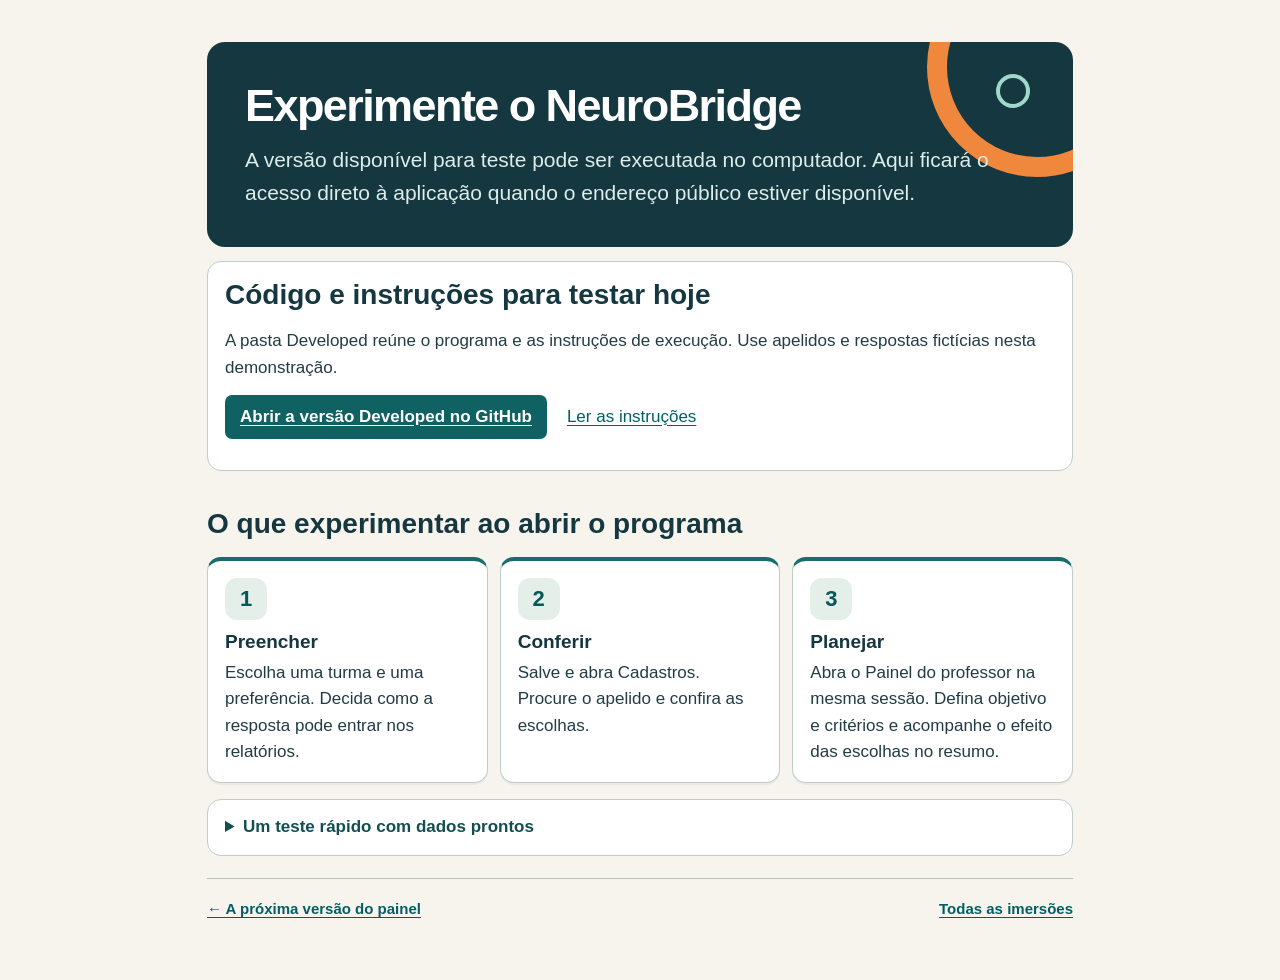
<file: imersao-12.html>
<!doctype html><html lang="pt-BR"><head><meta charset="utf-8"><meta name="viewport" content="width=device-width,initial-scale=1"><title>Experimente o NeuroBridge | NeuroBridge</title><link rel="stylesheet" href="estilo.css"><script>if(window.self!==window.top){document.documentElement.classList.add("embed");}</script></head><body><main><header class="hero"><h1>Experimente o NeuroBridge</h1><p class="lead">A versão disponível para teste pode ser executada no computador. Aqui ficará o acesso direto à aplicação quando o endereço público estiver disponível.</p></header><div class="panel" style="margin-top:14px"><h2 style="margin-top:0">Código e instruções para testar hoje</h2><p>A pasta Developed reúne o programa e as instruções de execução. Use apelidos e respostas fictícias nesta demonstração.</p><div class="links"><a class="cta" href="https://github.com/claramferraz/NeuroBridge/tree/main/neurobridge.developed" target="_blank" rel="noopener noreferrer">Abrir a versão Developed no GitHub</a><a href="https://github.com/claramferraz/NeuroBridge/blob/main/neurobridge.developed/README.md" target="_blank" rel="noopener noreferrer">Ler as instruções</a></div></div><h2>O que experimentar ao abrir o programa</h2><div class="row"><article class="tile"><span class="icon" aria-hidden="true">1</span><h3>Preencher</h3><p>Escolha uma turma e uma preferência. Decida como a resposta pode entrar nos relatórios.</p></article><article class="tile"><span class="icon" aria-hidden="true">2</span><h3>Conferir</h3><p>Salve e abra Cadastros. Procure o apelido e confira as escolhas.</p></article><article class="tile"><span class="icon" aria-hidden="true">3</span><h3>Planejar</h3><p>Abra o Painel do professor na mesma sessão. Defina objetivo e critérios e acompanhe o efeito das escolhas no resumo.</p></article></div><details><summary>Um teste rápido com dados prontos</summary><p>Em uma sessão vazia, escolha <b>Cadastros → Carregar quatro exemplos fictícios</b>. No painel, escolha a turma DEMO e preencha tema, objetivo e critérios. Com 50 minutos de aula, 5 de abertura, 5 de fechamento e os quatro formatos habilitados, devem aparecer 10 minutos por formato.</p></details><nav class="page-nav" aria-label="Continuar a leitura"><a href="imersao-11.html" rel="prev">← A próxima versão do painel</a><a href="index.html">Todas as imersões</a></nav><p class="full"><a href="imersao-12.html" target="_blank" rel="noopener noreferrer">Abrir esta imersão em tela cheia</a></p></main></body></html>
</file>
<file: estilo.css>
*{box-sizing:border-box}
body{margin:0;background:#f6f4ed;color:#223c44;font:17px/1.55 Arial,Helvetica,sans-serif}
main{max-width:950px;margin:auto;padding:clamp(16px,4vw,42px)}
h1,h2,h3,p,figure{margin:0}
h1,h2,h3{line-height:1.17;color:#153740}
h1{font-size:clamp(29px,4.2vw,45px);letter-spacing:-.035em;max-width:25ch}
h2{font-size:clamp(21px,3vw,28px);margin:1.3em 0 .58em}
h3{font-size:19px;margin:.6em 0 .35em}
p+p{margin-top:.6em}
.lead{max-width:65ch;font-size:clamp(18px,2.2vw,21px);margin:.55em 0 1.2em}
.row{display:grid;grid-template-columns:repeat(auto-fit,minmax(min(100%,195px),1fr));gap:12px;margin:16px 0}
.tile,details,.panel{background:#fff;border:1px solid #bdceca;border-radius:14px;padding:17px}
.tile{border-top:4px solid #196c6b}
.tile .icon{display:inline-grid;place-items:center;min-width:42px;min-height:42px;padding:0 7px;background:#e4efea;border-radius:12px;color:#075858;font-size:22px;font-weight:bold}
.hero{background:#153740;color:#fff;padding:clamp(20px,4vw,38px);border-radius:18px}
.hero h1,.hero h2,.hero b{color:#fff}
.hero .lead{color:#dcedea;margin-bottom:0}
.hero .flag{color:#ffcb91}
.flag{font-size:13px;color:#82431c;font-weight:bold;letter-spacing:.04em;margin:0 0 8px}
.note{border-left:4px solid #a94319;background:#fff0df;padding:12px 18px;margin:16px 0}
.note b{color:#78350f}
.muted,figcaption{color:#4c6164;font-size:15px}
details{margin:9px 0;padding:0 17px}
summary{cursor:pointer;color:#134f52;font-weight:bold;padding:14px 0}
details[open]{padding-bottom:16px}
a{color:#005f64;text-decoration:underline;text-underline-offset:3px}
a:focus-visible,summary:focus-visible,button:focus-visible,input:focus-visible,select:focus-visible{outline:3px solid #a94319;outline-offset:3px}
a,button{touch-action:manipulation}
.cta{display:inline-block;background:#106162;color:#fff;padding:9px 15px;border-radius:7px;font-weight:bold}
.links{display:flex;flex-wrap:wrap;gap:10px 20px;align-items:center;margin:14px 0}
ul,ol{padding-left:1.4em}
li+li{margin-top:.4em}
table{width:100%;background:#fff;border-collapse:collapse;margin:15px 0;font-size:16px}
caption{text-align:left;color:#526065;padding-bottom:7px}
th,td{text-align:left;vertical-align:top;padding:12px;border-bottom:1px solid #bdceca}
th{background:#153740;color:#fff}
tr:nth-child(even) td{background:#edf2ee}
pre{background:#142e37;color:#f4f9f6;border-radius:10px;padding:14px;white-space:pre-wrap;overflow-wrap:anywhere;font:15px/1.55 Consolas,monospace;margin:12px 0}
label{display:block}
input,select,button{font:inherit;max-width:100%}
button{border-radius:7px;padding:8px 14px;border:1px solid #106162;background:#106162;color:white;cursor:pointer}
button:disabled{background:#e3eae5;color:#445958;border-color:#bac8c3;cursor:default}
.guide{margin-top:22px;border-top:1px solid #bdceca;padding-top:10px;font-size:14px;color:#4c6164}
.strip{display:flex;gap:2px;height:22px;margin:7px 0;width:min(100%,260px);border:2px solid #1a555b;background:#1a555b}
.strip span{flex:1;background:white}
.strip .on{background:#38928e}
.facts{display:flex;gap:20px;flex-wrap:wrap;margin:14px 0}
.facts b{font-size:24px;color:#105f60}
.facts small{display:block;font-size:14px}
.box{display:block;border-left:3px solid #176c6b;padding-left:12px;margin:12px 0}
.tabs{display:flex;flex-wrap:wrap;gap:8px}
.tabs button[aria-pressed=false]{background:white;color:#11585a}
.demo{background:#eaf2ed;border:1px solid #c4d4cc;border-radius:13px;padding:18px;margin:16px 0}
.demo fieldset{border:0;padding:0;margin:12px 0}
.demo legend{font-weight:bold}
.demo input[type=number],.demo select{border:1px solid #879c98;border-radius:5px;padding:6px 8px;background:white}
.demo input[type=number]{width:72px}
.demo label{margin:5px 0}
.demo output{display:block;margin:12px 0;font-weight:bold;color:#155457}
.bar{height:6px;max-width:200px;display:block;background:#d9e6df}
.bar i{display:block;background:#096c6c;height:100%}
.tag{font-size:14px;color:#7e421f}
.large{font-size:clamp(23px,4vw,34px);font-weight:bold;color:#155457}
.key{display:inline-block;font-family:monospace;border:1px solid #b9c9c4;padding:0 5px;border-radius:4px;background:white}
.art{display:flex;align-items:center;gap:10px;min-height:52px}
.art .bubble{border-radius:12px 12px 12px 2px;background:#e1efea;border:1px solid #789c96;color:#105756;padding:3px 10px;font-size:16px}
.art .terminal{background:#193742;border-radius:7px;color:#e7f3e8;font:18px/1.6 monospace;padding:5px 12px}
.art .screen{border:2px solid #1c6666;border-radius:5px;color:#15585a;padding:3px 10px;font-size:15px}
.ref{margin:12px 0;font-size:15px}
.twocol{display:grid;grid-template-columns:repeat(auto-fit,minmax(min(100%,270px),1fr));gap:13px}
.twocol details{margin:0}
.choice{background:#fff;display:block;padding:12px 16px;border:1px solid #bccdc6;border-radius:9px;margin:8px 0}
.teach{border-left:3px solid #1d6966;padding-left:14px;margin:11px 0}
.teach strong{display:block;color:#15595a}
a:hover{text-decoration-thickness:2px}
@media(max-width:610px){table,tbody,tr,td{display:block;width:100%}
thead{position:absolute;clip-path:inset(50%);width:1px;height:1px;overflow:hidden}
tr{border:1px solid #bdceca;border-radius:10px;overflow:hidden;margin:9px 0}
td:before{content:attr(data-name);display:block;font-size:13px;color:#14575a;font-weight:bold}
td{padding:8px 13px}
td:last-child{border-bottom:0}
caption{display:block}
body{font-size:16px}
.row{grid-template-columns:1fr}
.hero{padding:20px}
.tile{padding:14px 16px}
.tile .icon{float:left;margin:0 12px 5px 0;min-width:35px;min-height:35px;font-size:18px}
.art{min-height:40px}
.facts{gap:14px}
.demo{padding:13px}
}


:root{color-scheme:light;--ink:#163840;--teal:#126260;--paper:#f6f4ed;--rust:#993d18}
body{font-family:Inter,"Segoe UI",Roboto,Arial,sans-serif}
h1,h2,h3{font-family:Barlow,"Segoe UI",Roboto,Arial,sans-serif}
h1,h2{text-wrap:balance}
.hero{position:relative;isolation:isolate;overflow:hidden}
.hero h1,.hero .lead,.hero .flag,.hero .actions-home{position:relative;z-index:1}
.hero:after{content:"";position:absolute;right:-74px;top:-85px;width:180px;height:180px;border:20px solid #ef873d;border-radius:50%;pointer-events:none;z-index:0}
.hero:before{content:"";position:absolute;right:43px;top:32px;width:26px;height:26px;border:4px solid #a1d8cd;border-radius:50%;pointer-events:none;z-index:0}
.hero h1{max-width:min(100% - 48px,29ch)}
.hero .lead{max-width: min(100% - 26px,64ch)}
.tile{box-shadow:0 2px 0 #1537400e}
nav.page-nav{display:flex;flex-wrap:wrap;justify-content:space-between;gap:14px;padding:18px 0;margin-top:22px;border-top:1px solid #b2c6bf;font-size:15px}
.page-nav a{font-weight:650}.page-nav a:only-child{margin-left:auto}
.embed .page-nav{display:flex}
.full{display:none;margin:20px 0 0;font-size:14px}.embed .full{display:block}
.chapters{display:grid;grid-template-columns:repeat(2,minmax(0,1fr));gap:14px}
.chapter{background:white;border:1px solid #bdceca;border-radius:14px;padding:18px;border-top:4px solid var(--teal)}
.chapter h3{margin:0 0 .65em}.chapter p{font-size:15px;max-width:48ch;color:#425c60}
.chapter ol{list-style:none;padding:0;margin:12px 0 0}.chapter li{margin:0}
.chapter a{display:flex;gap:12px;align-items:baseline;padding:8px 0;border-top:1px solid #e1e9e4;color:#114e50;font-weight:600;text-decoration:none}
.chapter a:hover{text-decoration:underline}.chapter .num{font-family:monospace;color:#955020;font-size:13px;min-width:2ch}
.actions-home{display:flex;flex-wrap:wrap;gap:10px 15px;margin:18px 0 0;align-items:center}
.actions-home a{color:white}.actions-home .cta{color:#153740;background:#b2dcd1;text-decoration:none}
.team-meta{font-size:14px;color:#4f625f}
@media(max-width:650px){.chapters{grid-template-columns:1fr}.hero:after{width:105px;height:105px;right:-60px;top:-65px;border-width:13px}.hero:before{display:none}.hero h1{max-width:100%}.hero .lead{max-width:100%}nav.page-nav{flex-direction:column}}
@media print{nav,.full,.actions-home{display:none!important}.hero{color:#153740;background:white;border:1px solid #b6c5be}.hero h1,.hero .flag,.hero .lead{color:#153740}.hero:before,.hero:after{display:none}.tile,table,summary{break-inside:avoid}}

.team-box{padding:clamp(14px,3vw,22px);border:1px solid #bfcec6;border-top:4px solid #176a68;background:#fff;border-radius:14px}
.team-box h2{margin:0 0 14px}.people{display:grid;grid-template-columns:repeat(auto-fit,minmax(min(100%,175px),1fr));gap:9px}
.person{display:flex;align-items:center;gap:9px;color:#123f43;text-decoration:none;border:1px solid #c6d6ce;border-radius:10px;padding:10px;background:#f3f7f3}
.person:hover{background:#e4f0e9;border-color:#39756f}.person:hover b{text-decoration:underline}
.initials{flex:none;width:36px;height:36px;display:grid;place-items:center;border-radius:50%;background:#dbe9e2;color:#165451;font-weight:bold;font-size:13px}
.handle{display:block;overflow-wrap:anywhere;color:#486363;font-size:14px}
.embed .chapters+h2,.embed .chapters+h2+.team-box{display:none}
</file>
